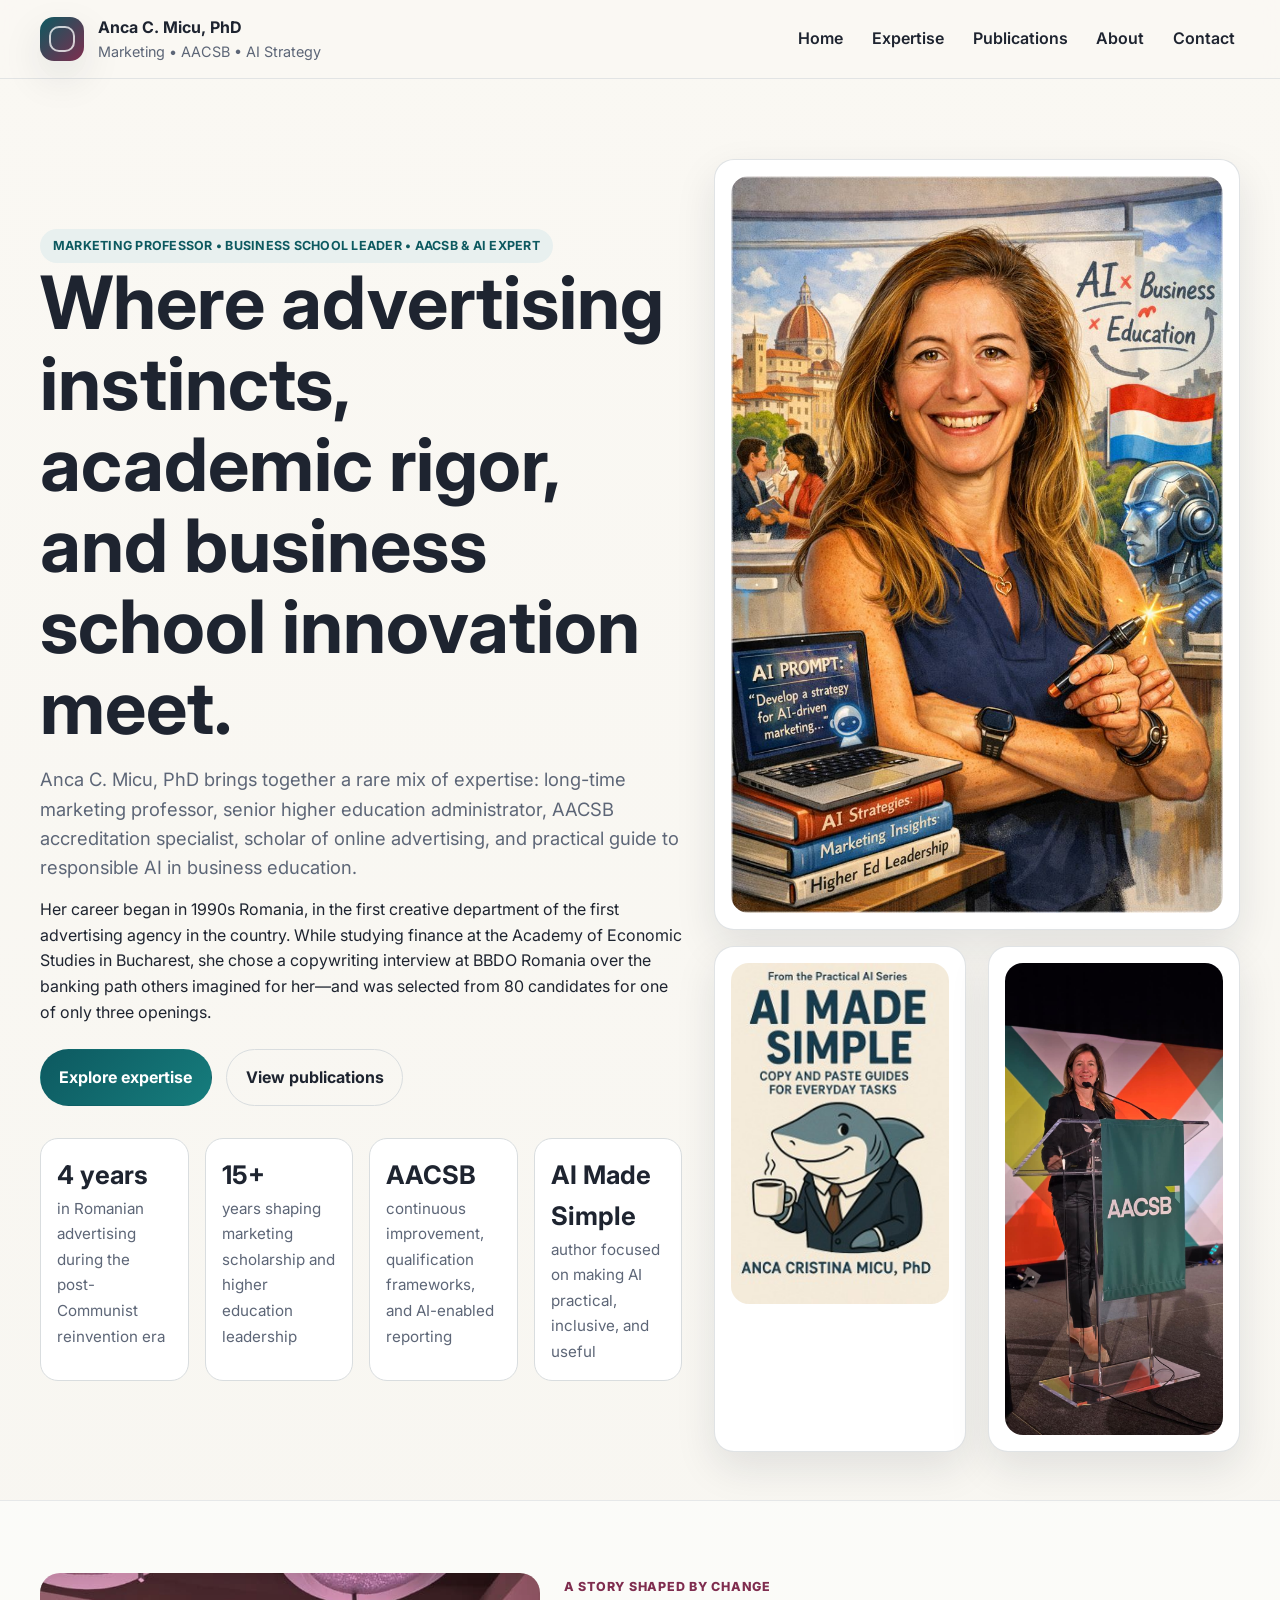
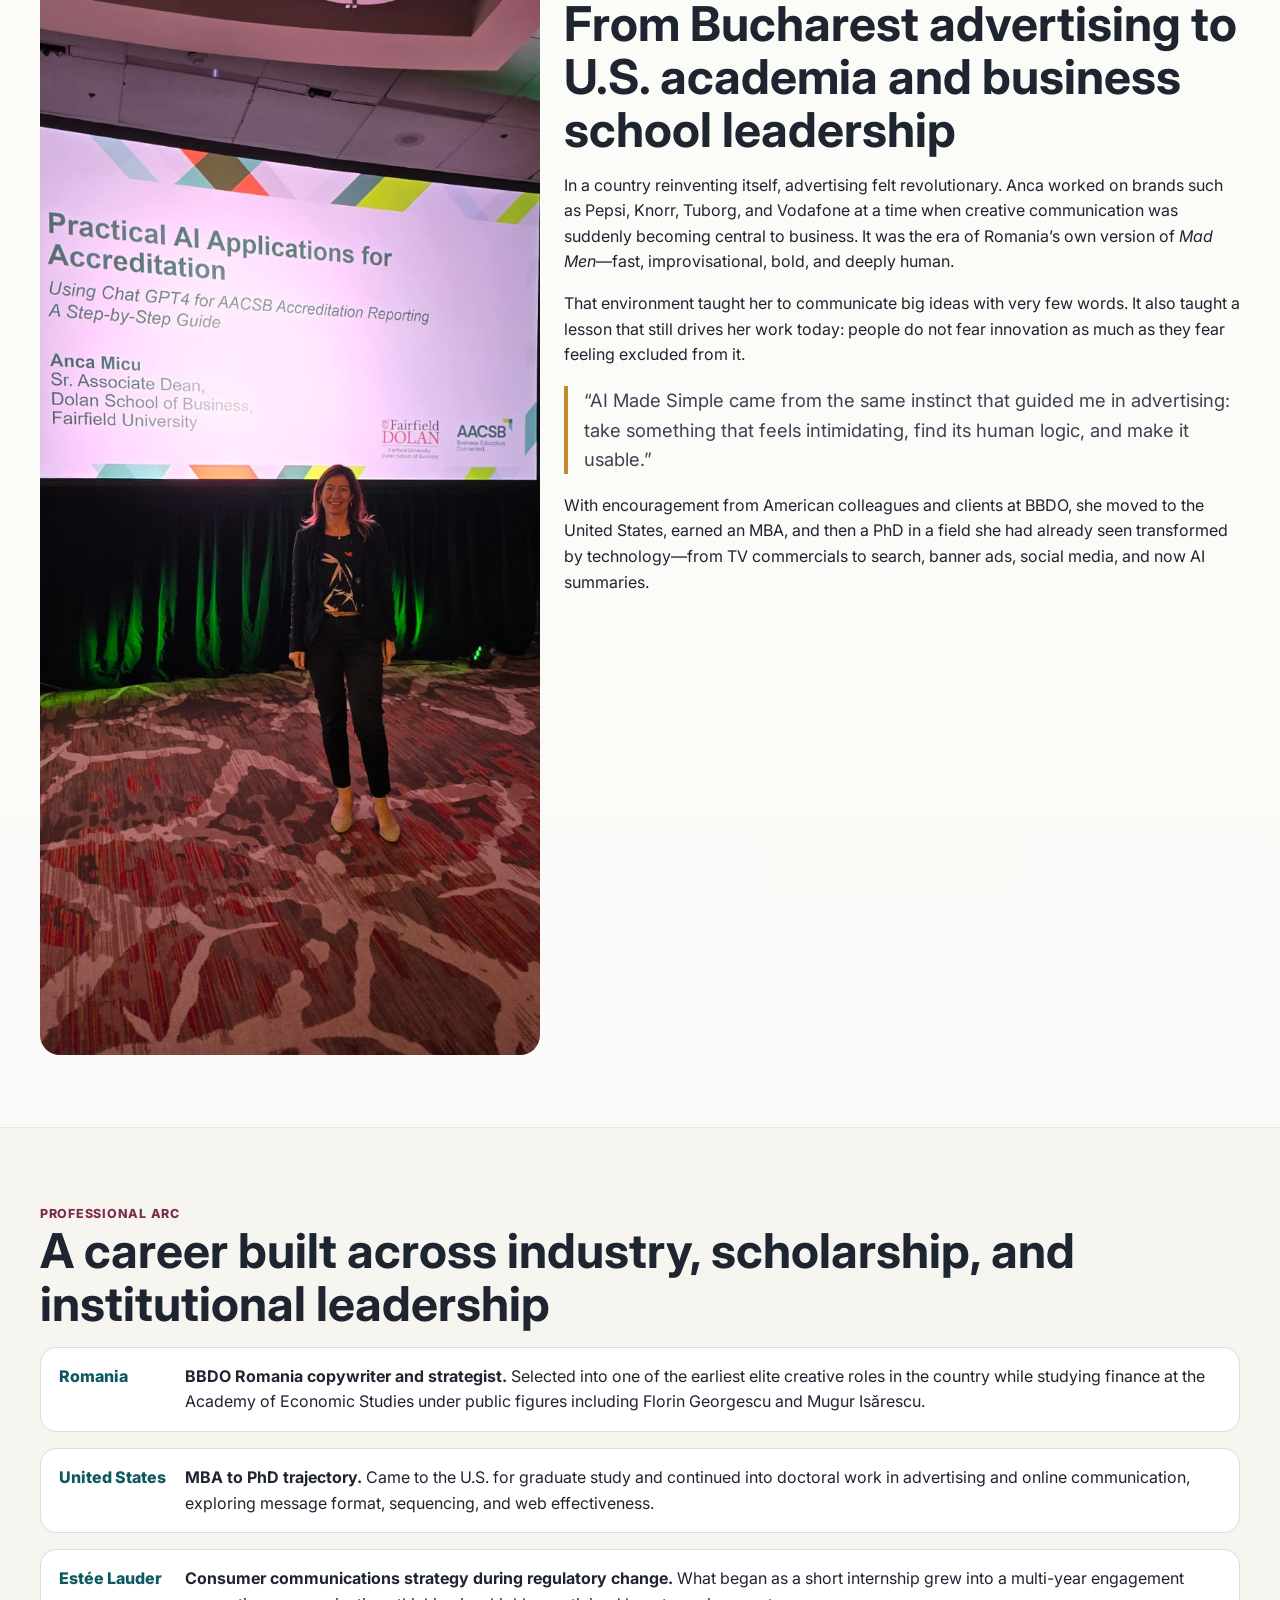
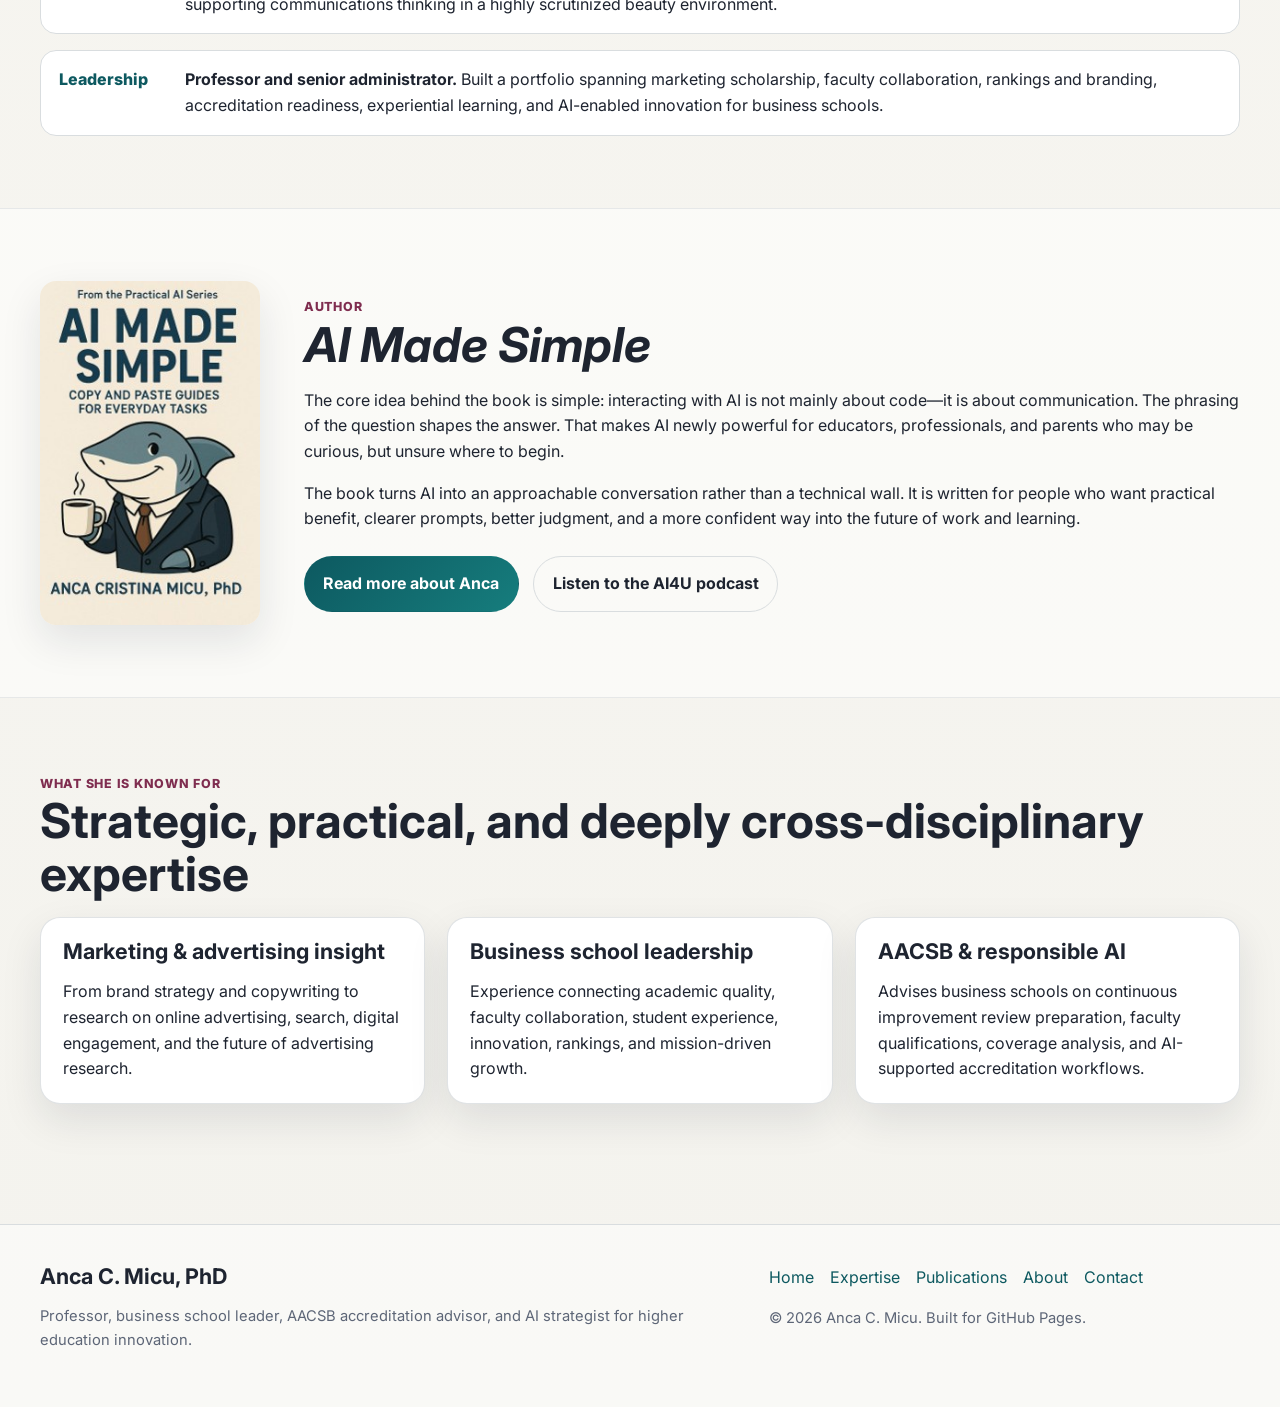
<file: index.html>
<!DOCTYPE html>
<html lang="en">
<head>
  <meta charset="utf-8">
  <meta name="viewport" content="width=device-width, initial-scale=1">
  <title>Anca C. Micu, PhD | Home</title>
  <meta name="description" content="Marketing professor, AACSB accreditation expert, and AI strategist for business education.">
  <link rel="preconnect" href="https://fonts.googleapis.com">
  <link rel="preconnect" href="https://fonts.gstatic.com" crossorigin>
  <link href="https://fonts.googleapis.com/css2?family=Inter:wght@400;500;600;700;800&display=swap" rel="stylesheet">
  <link rel="stylesheet" href="assets/css/styles.css">
</head>
<body>

    <header class="site-header">
      <div class="container navbar">
        <a class="logo" href="index.html">
          <span class="logo-mark" aria-hidden="true"></span>
          <span class="logo-text"><strong>Anca C. Micu, PhD</strong><span>Marketing • AACSB • AI Strategy</span></span>
        </a>
        <button class="nav-toggle" aria-label="Toggle navigation">☰</button>
        <nav class="nav-links">
          <a href="index.html">Home</a>
          <a href="expertise.html">Expertise</a>
          <a href="publications.html">Publications</a>
          <a href="about.html">About</a>
          <a href="contact.html">Contact</a>
        </nav>
      </div>
    </header>
    
<main>

<section class="page-hero">
  <div class="container hero-grid">
    <div class="hero-copy">
      <span class="eyebrow">Marketing professor • business school leader • AACSB & AI expert</span>
      <h1>Where advertising instincts, academic rigor, and business school innovation meet.</h1>
      <p class="lead">Anca C. Micu, PhD brings together a rare mix of expertise: long-time marketing professor, senior higher education administrator, AACSB accreditation specialist, scholar of online advertising, and practical guide to responsible AI in business education.</p>
      <p>Her career began in 1990s Romania, in the first creative department of the first advertising agency in the country. While studying finance at the Academy of Economic Studies in Bucharest, she chose a copywriting interview at BBDO Romania over the banking path others imagined for her—and was selected from 80 candidates for one of only three openings.</p>
      <div class="button-row">
        <a class="btn btn-primary" href="expertise.html">Explore expertise</a>
        <a class="btn btn-secondary" href="publications.html">View publications</a>
      </div>
      <div class="stats">
        <div class="stat"><strong>4 years</strong><span>in Romanian advertising during the post-Communist reinvention era</span></div>
        <div class="stat"><strong>15+</strong><span>years shaping marketing scholarship and higher education leadership</span></div>
        <div class="stat"><strong>AACSB</strong><span>continuous improvement, qualification frameworks, and AI-enabled reporting</span></div>
        <div class="stat"><strong>AI Made Simple</strong><span>author focused on making AI practical, inclusive, and useful</span></div>
      </div>
    </div>
    <div class="hero-image-stack">
      <div class="hero-card">
        <img src="assets/images/anca-ai-portrait.jpg" alt="AI-generated portrait of Anca C. Micu">
      </div>
      <div class="grid-2">
        <div class="hero-card"><img src="assets/images/ai-made-simple-cover.jpg" alt="AI Made Simple book cover"></div>
        <div class="hero-card"><img src="assets/images/anca-speaking-stage.jpg" alt="Anca Micu speaking at an AACSB event"></div>
      </div>
    </div>
  </div>
</section>

<section class="section section-alt">
  <div class="container story-band">
    <div class="story-photo">
      <img src="assets/images/anca-conference.jpg" alt="Anca Micu in front of AACSB presentation slide">
    </div>
    <div>
      <span class="kicker">A story shaped by change</span>
      <h2>From Bucharest advertising to U.S. academia and business school leadership</h2>
      <p>In a country reinventing itself, advertising felt revolutionary. Anca worked on brands such as Pepsi, Knorr, Tuborg, and Vodafone at a time when creative communication was suddenly becoming central to business. It was the era of Romania’s own version of <em>Mad Men</em>—fast, improvisational, bold, and deeply human.</p>
      <p>That environment taught her to communicate big ideas with very few words. It also taught a lesson that still drives her work today: people do not fear innovation as much as they fear feeling excluded from it.</p>
      <p class="quote">“AI Made Simple came from the same instinct that guided me in advertising: take something that feels intimidating, find its human logic, and make it usable.”</p>
      <p>With encouragement from American colleagues and clients at BBDO, she moved to the United States, earned an MBA, and then a PhD in a field she had already seen transformed by technology—from TV commercials to search, banner ads, social media, and now AI summaries.</p>
    </div>
  </div>
</section>

<section class="section">
  <div class="container">
    <span class="kicker">Professional arc</span>
    <h2>A career built across industry, scholarship, and institutional leadership</h2>
    <div class="timeline">
      <div class="timeline-item">
        <div class="timeline-year">Romania</div>
        <div><strong>BBDO Romania copywriter and strategist.</strong> Selected into one of the earliest elite creative roles in the country while studying finance at the Academy of Economic Studies under public figures including Florin Georgescu and Mugur Isărescu.</div>
      </div>
      <div class="timeline-item">
        <div class="timeline-year">United States</div>
        <div><strong>MBA to PhD trajectory.</strong> Came to the U.S. for graduate study and continued into doctoral work in advertising and online communication, exploring message format, sequencing, and web effectiveness.</div>
      </div>
      <div class="timeline-item">
        <div class="timeline-year">Estée Lauder</div>
        <div><strong>Consumer communications strategy during regulatory change.</strong> What began as a short internship grew into a multi-year engagement supporting communications thinking in a highly scrutinized beauty environment.</div>
      </div>
      <div class="timeline-item">
        <div class="timeline-year">Leadership</div>
        <div><strong>Professor and senior administrator.</strong> Built a portfolio spanning marketing scholarship, faculty collaboration, rankings and branding, accreditation readiness, experiential learning, and AI-enabled innovation for business schools.</div>
      </div>
    </div>
  </div>
</section>

<section class="section section-alt">
  <div class="container book-callout">
    <div>
      <img class="book-cover" src="assets/images/ai-made-simple-cover.jpg" alt="AI Made Simple book cover">
    </div>
    <div>
      <span class="kicker">Author</span>
      <h2><em>AI Made Simple</em></h2>
      <p>The core idea behind the book is simple: interacting with AI is not mainly about code—it is about communication. The phrasing of the question shapes the answer. That makes AI newly powerful for educators, professionals, and parents who may be curious, but unsure where to begin.</p>
      <p>The book turns AI into an approachable conversation rather than a technical wall. It is written for people who want practical benefit, clearer prompts, better judgment, and a more confident way into the future of work and learning.</p>
      <div class="button-row">
        <a class="btn btn-primary" href="about.html">Read more about Anca</a>
        <a class="btn btn-secondary" href="https://ai4u.podbean.com/e/ai4u5/" target="_blank" rel="noopener">Listen to the AI4U podcast</a>
      </div>
    </div>
  </div>
</section>

<section class="section">
  <div class="container">
    <span class="kicker">What she is known for</span>
    <h2>Strategic, practical, and deeply cross-disciplinary expertise</h2>
    <div class="grid-3">
      <div class="card">
        <h3>Marketing & advertising insight</h3>
        <p>From brand strategy and copywriting to research on online advertising, search, digital engagement, and the future of advertising research.</p>
      </div>
      <div class="card">
        <h3>Business school leadership</h3>
        <p>Experience connecting academic quality, faculty collaboration, student experience, innovation, rankings, and mission-driven growth.</p>
      </div>
      <div class="card">
        <h3>AACSB & responsible AI</h3>
        <p>Advises business schools on continuous improvement review preparation, faculty qualifications, coverage analysis, and AI-supported accreditation workflows.</p>
      </div>
    </div>
  </div>
</section>

</main>

    <footer class="site-footer">
      <div class="container footer-grid">
        <div>
          <h3>Anca C. Micu, PhD</h3>
          <p class="small">Professor, business school leader, AACSB accreditation advisor, and AI strategist for higher education innovation.</p>
        </div>
        <div>
          <div class="footer-links">
            <a href="index.html">Home</a>
            <a href="expertise.html">Expertise</a>
            <a href="publications.html">Publications</a>
            <a href="about.html">About</a>
            <a href="contact.html">Contact</a>
          </div>
          <p class="small" style="margin-top:1rem">© 2026 Anca C. Micu. Built for GitHub Pages.</p>
        </div>
      </div>
    </footer>
    
<script src="assets/js/site.js"></script>
</body>
</html>
</file>
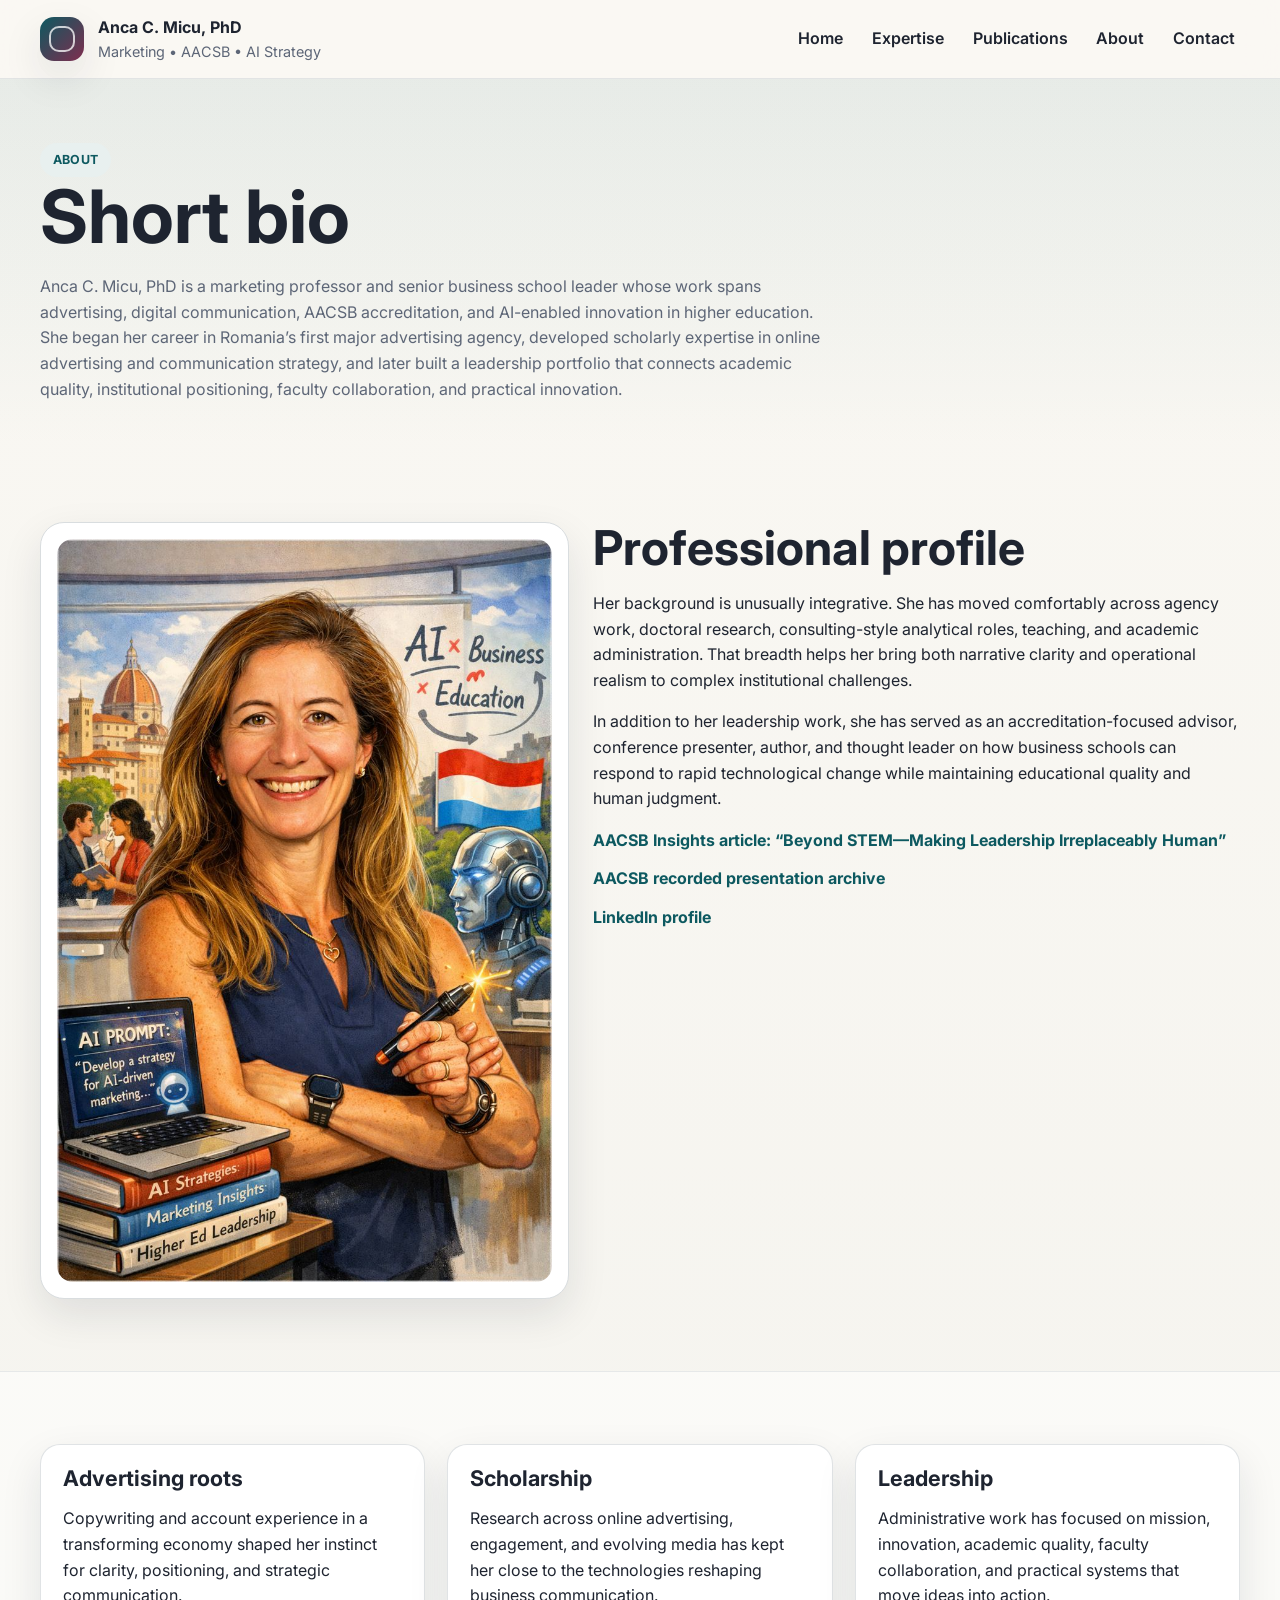
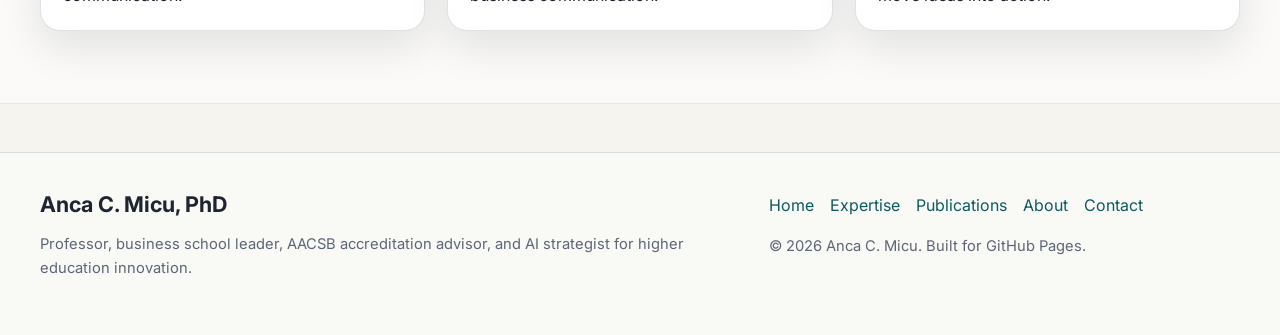
<file: about.html>
<!DOCTYPE html>
<html lang="en">
<head>
  <meta charset="utf-8">
  <meta name="viewport" content="width=device-width, initial-scale=1">
  <title>Anca C. Micu, PhD | About</title>
  <meta name="description" content="Short biography and profile links for Anca C. Micu.">
  <link rel="preconnect" href="https://fonts.googleapis.com">
  <link rel="preconnect" href="https://fonts.gstatic.com" crossorigin>
  <link href="https://fonts.googleapis.com/css2?family=Inter:wght@400;500;600;700;800&display=swap" rel="stylesheet">
  <link rel="stylesheet" href="assets/css/styles.css">
</head>
<body>

    <header class="site-header">
      <div class="container navbar">
        <a class="logo" href="index.html">
          <span class="logo-mark" aria-hidden="true"></span>
          <span class="logo-text"><strong>Anca C. Micu, PhD</strong><span>Marketing • AACSB • AI Strategy</span></span>
        </a>
        <button class="nav-toggle" aria-label="Toggle navigation">☰</button>
        <nav class="nav-links">
          <a href="index.html">Home</a>
          <a href="expertise.html">Expertise</a>
          <a href="publications.html">Publications</a>
          <a href="about.html">About</a>
          <a href="contact.html">Contact</a>
        </nav>
      </div>
    </header>
    
<main>

<section class="page-title">
  <div class="container">
    <span class="eyebrow">About</span>
    <h1>Short bio</h1>
    <p>Anca C. Micu, PhD is a marketing professor and senior business school leader whose work spans advertising, digital communication, AACSB accreditation, and AI-enabled innovation in higher education. She began her career in Romania’s first major advertising agency, developed scholarly expertise in online advertising and communication strategy, and later built a leadership portfolio that connects academic quality, institutional positioning, faculty collaboration, and practical innovation.</p>
  </div>
</section>

<section class="section">
  <div class="container about-grid">
    <div class="portrait-frame">
      <img src="assets/images/anca-ai-portrait.jpg" alt="Portrait of Anca C. Micu">
    </div>
    <div>
      <h2>Professional profile</h2>
      <p>Her background is unusually integrative. She has moved comfortably across agency work, doctoral research, consulting-style analytical roles, teaching, and academic administration. That breadth helps her bring both narrative clarity and operational realism to complex institutional challenges.</p>
      <p>In addition to her leadership work, she has served as an accreditation-focused advisor, conference presenter, author, and thought leader on how business schools can respond to rapid technological change while maintaining educational quality and human judgment.</p>
      <div class="resource-links">
        <a href="https://www.aacsb.edu/insights/articles/2025/11/beyond-stem-making-leadership-irreplaceably-human" target="_blank" rel="noopener">AACSB Insights article: “Beyond STEM—Making Leadership Irreplaceably Human”</a>
        <a href="https://www.aacsb.edu/events/2024/10/cn-2024-september-americas-accreditation-conference-recorded-sessions" target="_blank" rel="noopener">AACSB recorded presentation archive</a>
        <a href="https://www.linkedin.com/in/anca-micu-1756b54/" target="_blank" rel="noopener">LinkedIn profile</a>
      </div>
    </div>
  </div>
</section>

<section class="section section-alt">
  <div class="container grid-3">
    <div class="card">
      <h3>Advertising roots</h3>
      <p>Copywriting and account experience in a transforming economy shaped her instinct for clarity, positioning, and strategic communication.</p>
    </div>
    <div class="card">
      <h3>Scholarship</h3>
      <p>Research across online advertising, engagement, and evolving media has kept her close to the technologies reshaping business communication.</p>
    </div>
    <div class="card">
      <h3>Leadership</h3>
      <p>Administrative work has focused on mission, innovation, academic quality, faculty collaboration, and practical systems that move ideas into action.</p>
    </div>
  </div>
</section>

</main>

    <footer class="site-footer">
      <div class="container footer-grid">
        <div>
          <h3>Anca C. Micu, PhD</h3>
          <p class="small">Professor, business school leader, AACSB accreditation advisor, and AI strategist for higher education innovation.</p>
        </div>
        <div>
          <div class="footer-links">
            <a href="index.html">Home</a>
            <a href="expertise.html">Expertise</a>
            <a href="publications.html">Publications</a>
            <a href="about.html">About</a>
            <a href="contact.html">Contact</a>
          </div>
          <p class="small" style="margin-top:1rem">© 2026 Anca C. Micu. Built for GitHub Pages.</p>
        </div>
      </div>
    </footer>
    
<script src="assets/js/site.js"></script>
</body>
</html>
</file>
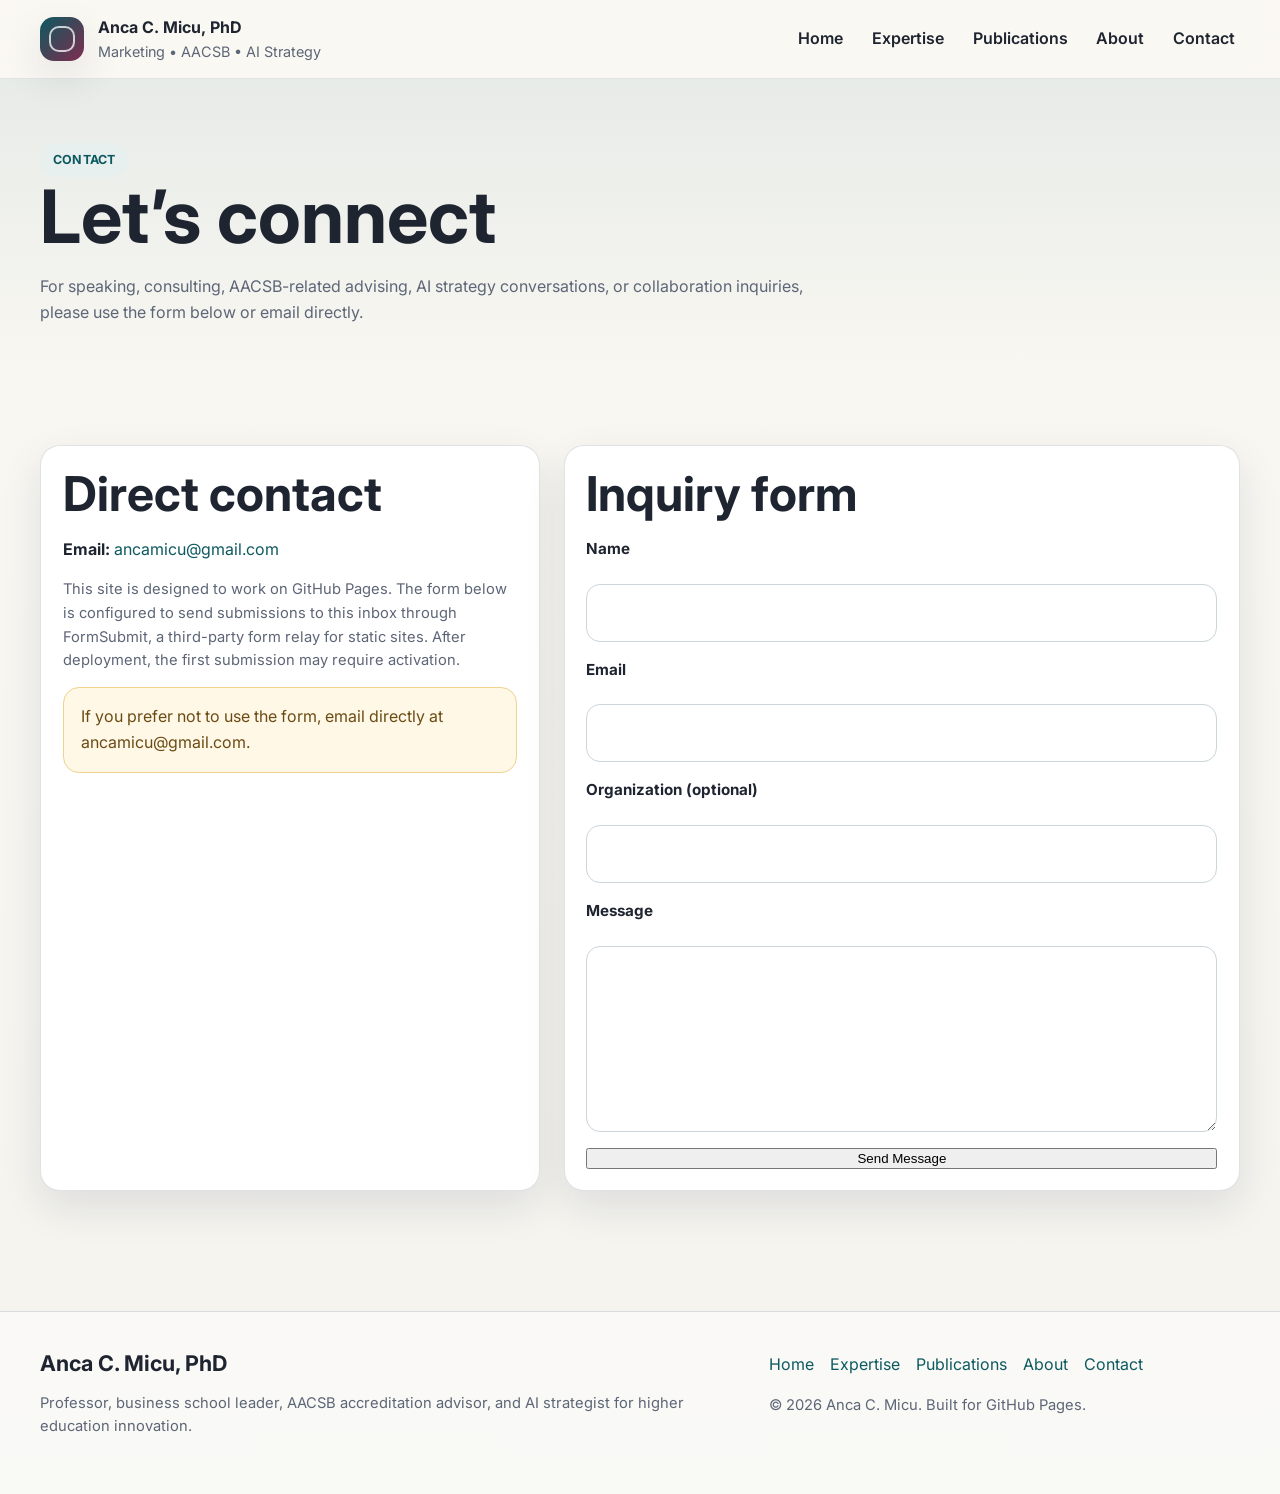
<file: contact.html>
<!DOCTYPE html>
<html lang="en">
<head>
  <meta charset="utf-8">
  <meta name="viewport" content="width=device-width, initial-scale=1">
  <title>Anca C. Micu, PhD | Contact</title>
  <meta name="description" content="Contact page for Anca C. Micu.">
  <link rel="preconnect" href="https://fonts.googleapis.com">
  <link rel="preconnect" href="https://fonts.gstatic.com" crossorigin>
  <link href="https://fonts.googleapis.com/css2?family=Inter:wght@400;500;600;700;800&display=swap" rel="stylesheet">
  <link rel="stylesheet" href="assets/css/styles.css">
</head>
<body>

    <header class="site-header">
      <div class="container navbar">
        <a class="logo" href="index.html">
          <span class="logo-mark" aria-hidden="true"></span>
          <span class="logo-text"><strong>Anca C. Micu, PhD</strong><span>Marketing • AACSB • AI Strategy</span></span>
        </a>
        <button class="nav-toggle" aria-label="Toggle navigation">☰</button>
        <nav class="nav-links">
          <a href="index.html">Home</a>
          <a href="expertise.html">Expertise</a>
          <a href="publications.html">Publications</a>
          <a href="about.html">About</a>
          <a href="contact.html">Contact</a>
        </nav>
      </div>
    </header>
    
<main>

<section class="page-title">
  <div class="container">
    <span class="eyebrow">Contact</span>
    <h1>Let’s connect</h1>
    <p>For speaking, consulting, AACSB-related advising, AI strategy conversations, or collaboration inquiries, please use the form below or email directly.</p>
  </div>
</section>

<section class="section">
  <div class="container contact-grid">
    <div class="card">
      <h2>Direct contact</h2>
      <p><strong>Email:</strong> <a href="mailto:ancamicu@gmail.com">ancamicu@gmail.com</a></p>
      <p class="small">This site is designed to work on GitHub Pages. The form below is configured to send submissions to this inbox through FormSubmit, a third-party form relay for static sites. After deployment, the first submission may require activation.</p>
      <div class="notice">If you prefer not to use the form, email directly at ancamicu@gmail.com.</div>
    </div>

    <div class="card">
      <h2>Inquiry form</h2>
     <!-- FORM -->
      <form action="https://formspree.io/f/xpqopbae" method="POST" class="contact-form">

        <!-- Hidden config -->
        <input type="hidden" name="_subject" value="New inquiry from website - Anca Micu">
        <input type="hidden" name="_captcha" value="false">
        <input type="text" name="_honey" style="display:none">

        <!-- Name -->
        <label for="name">Name</label>
        <input type="text" id="name" name="name" required>

        <!-- Email -->
        <label for="email">Email</label>
        <input type="email" id="email" name="email" required>

        <!-- Organization -->
        <label for="organization">Organization (optional)</label>
        <input type="text" id="organization" name="organization">

        <!-- Message -->
        <label for="message">Message</label>
        <textarea id="message" name="message" rows="6" required></textarea>

        <!-- Submit -->
        <button type="submit">Send Message</button>

      </form>
    </div>
  </div>
</section>

</main>

    <footer class="site-footer">
      <div class="container footer-grid">
        <div>
          <h3>Anca C. Micu, PhD</h3>
          <p class="small">Professor, business school leader, AACSB accreditation advisor, and AI strategist for higher education innovation.</p>
        </div>
        <div>
          <div class="footer-links">
            <a href="index.html">Home</a>
            <a href="expertise.html">Expertise</a>
            <a href="publications.html">Publications</a>
            <a href="about.html">About</a>
            <a href="contact.html">Contact</a>
          </div>
          <p class="small" style="margin-top:1rem">© 2026 Anca C. Micu. Built for GitHub Pages.</p>
        </div>
      </div>
    </footer>
    
<script src="assets/js/site.js"></script>
</body>
</html>
</file>
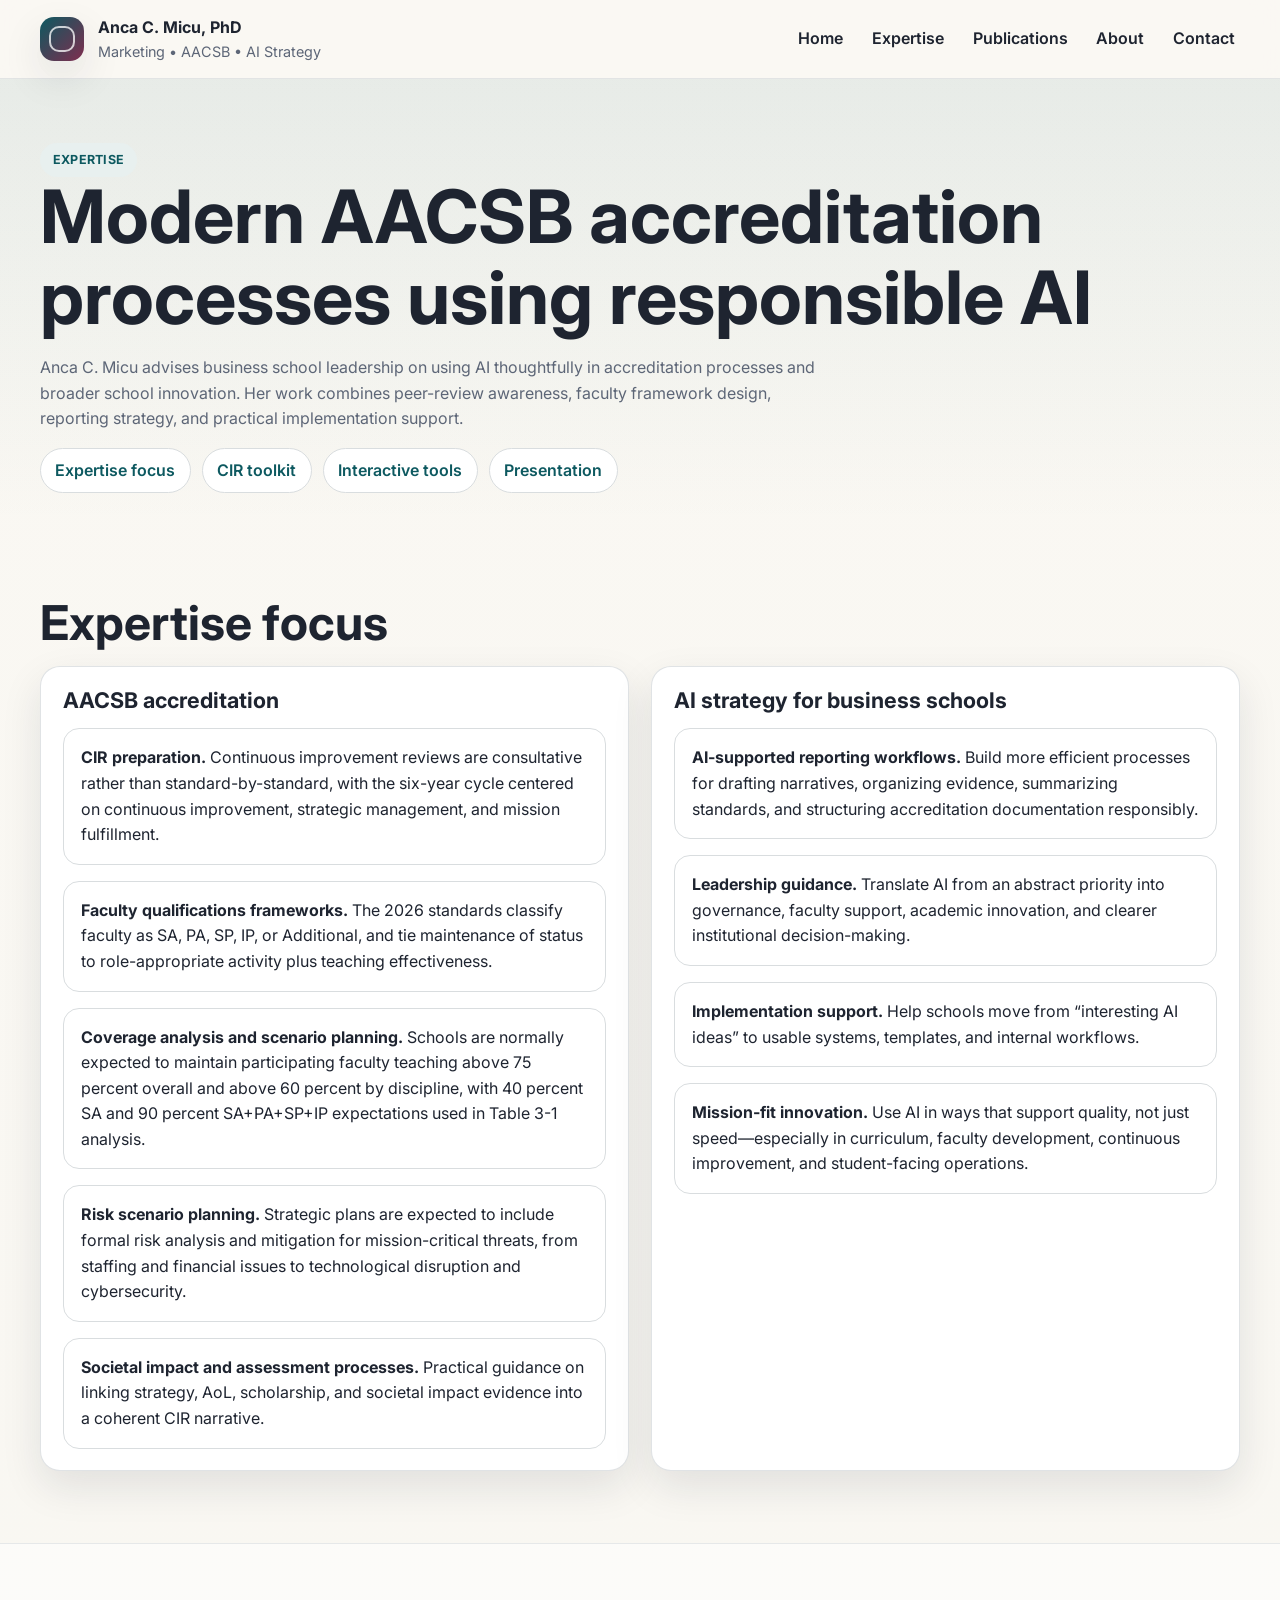
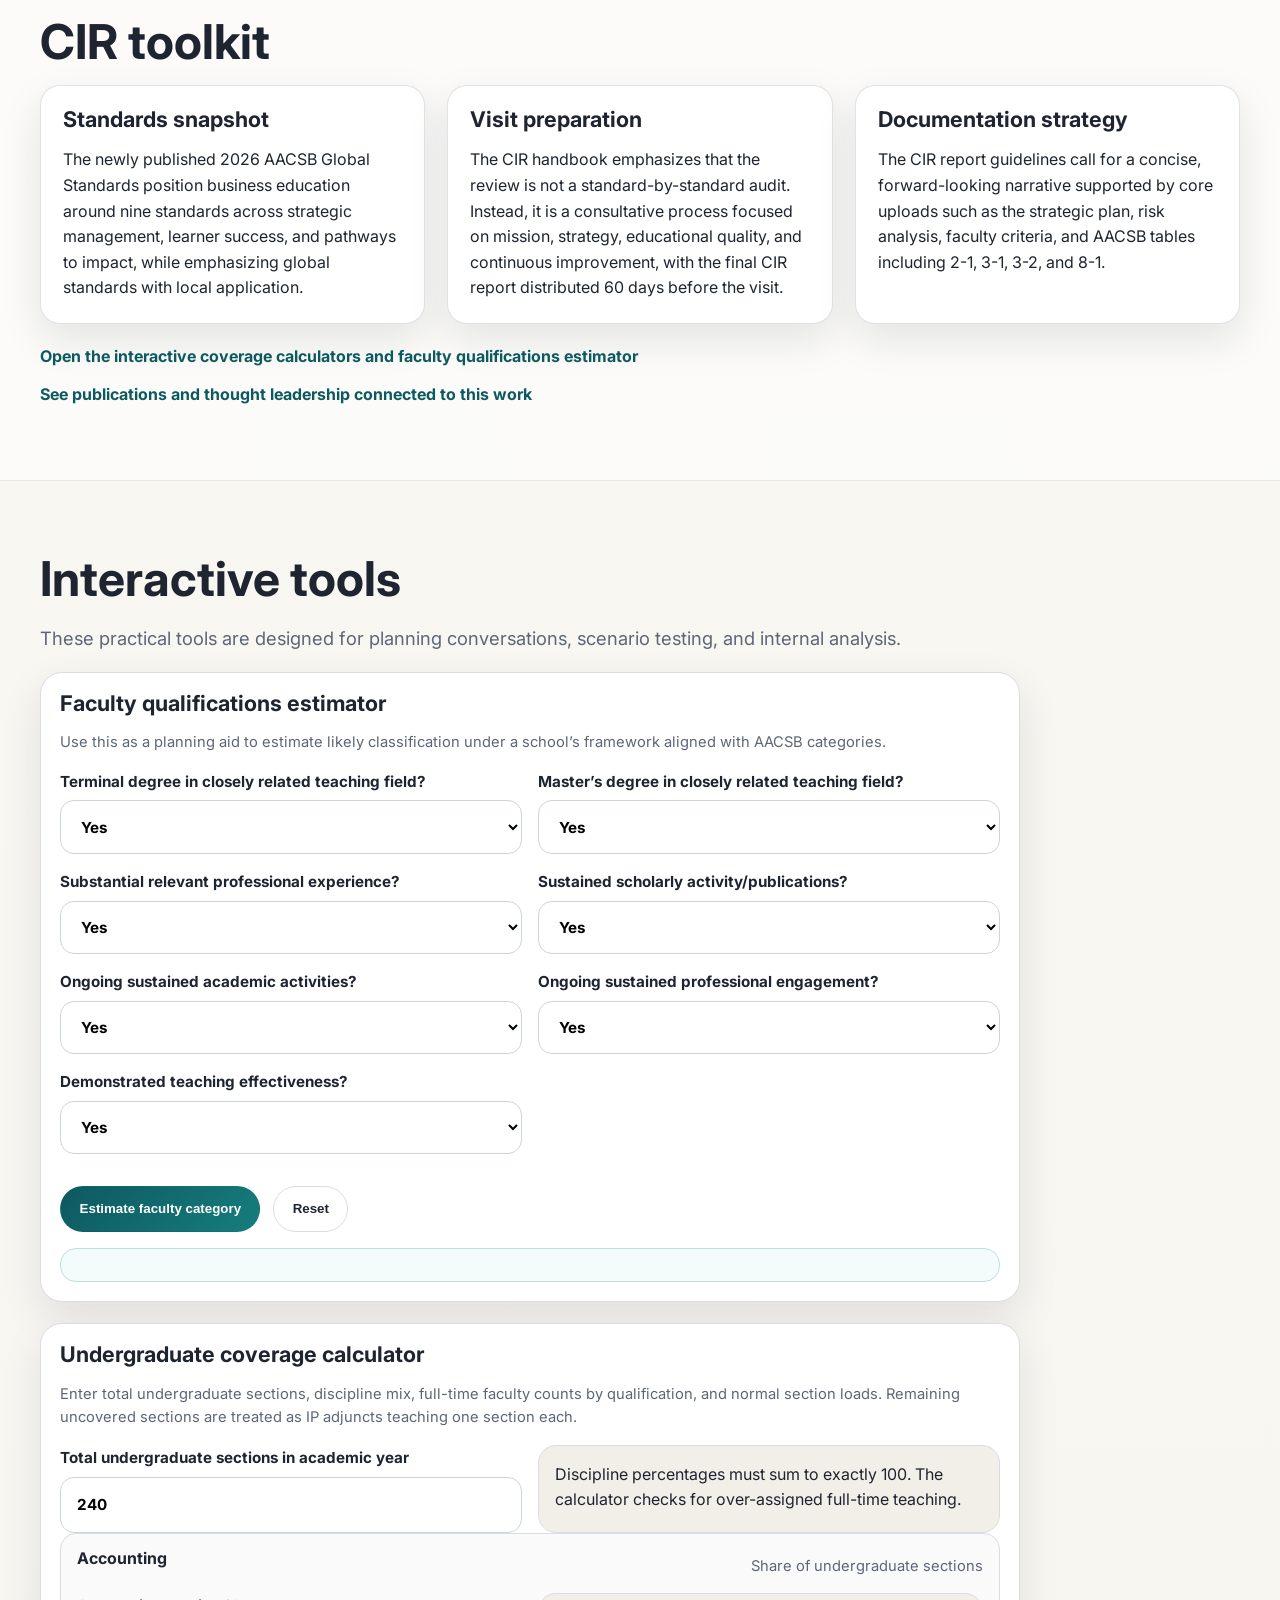
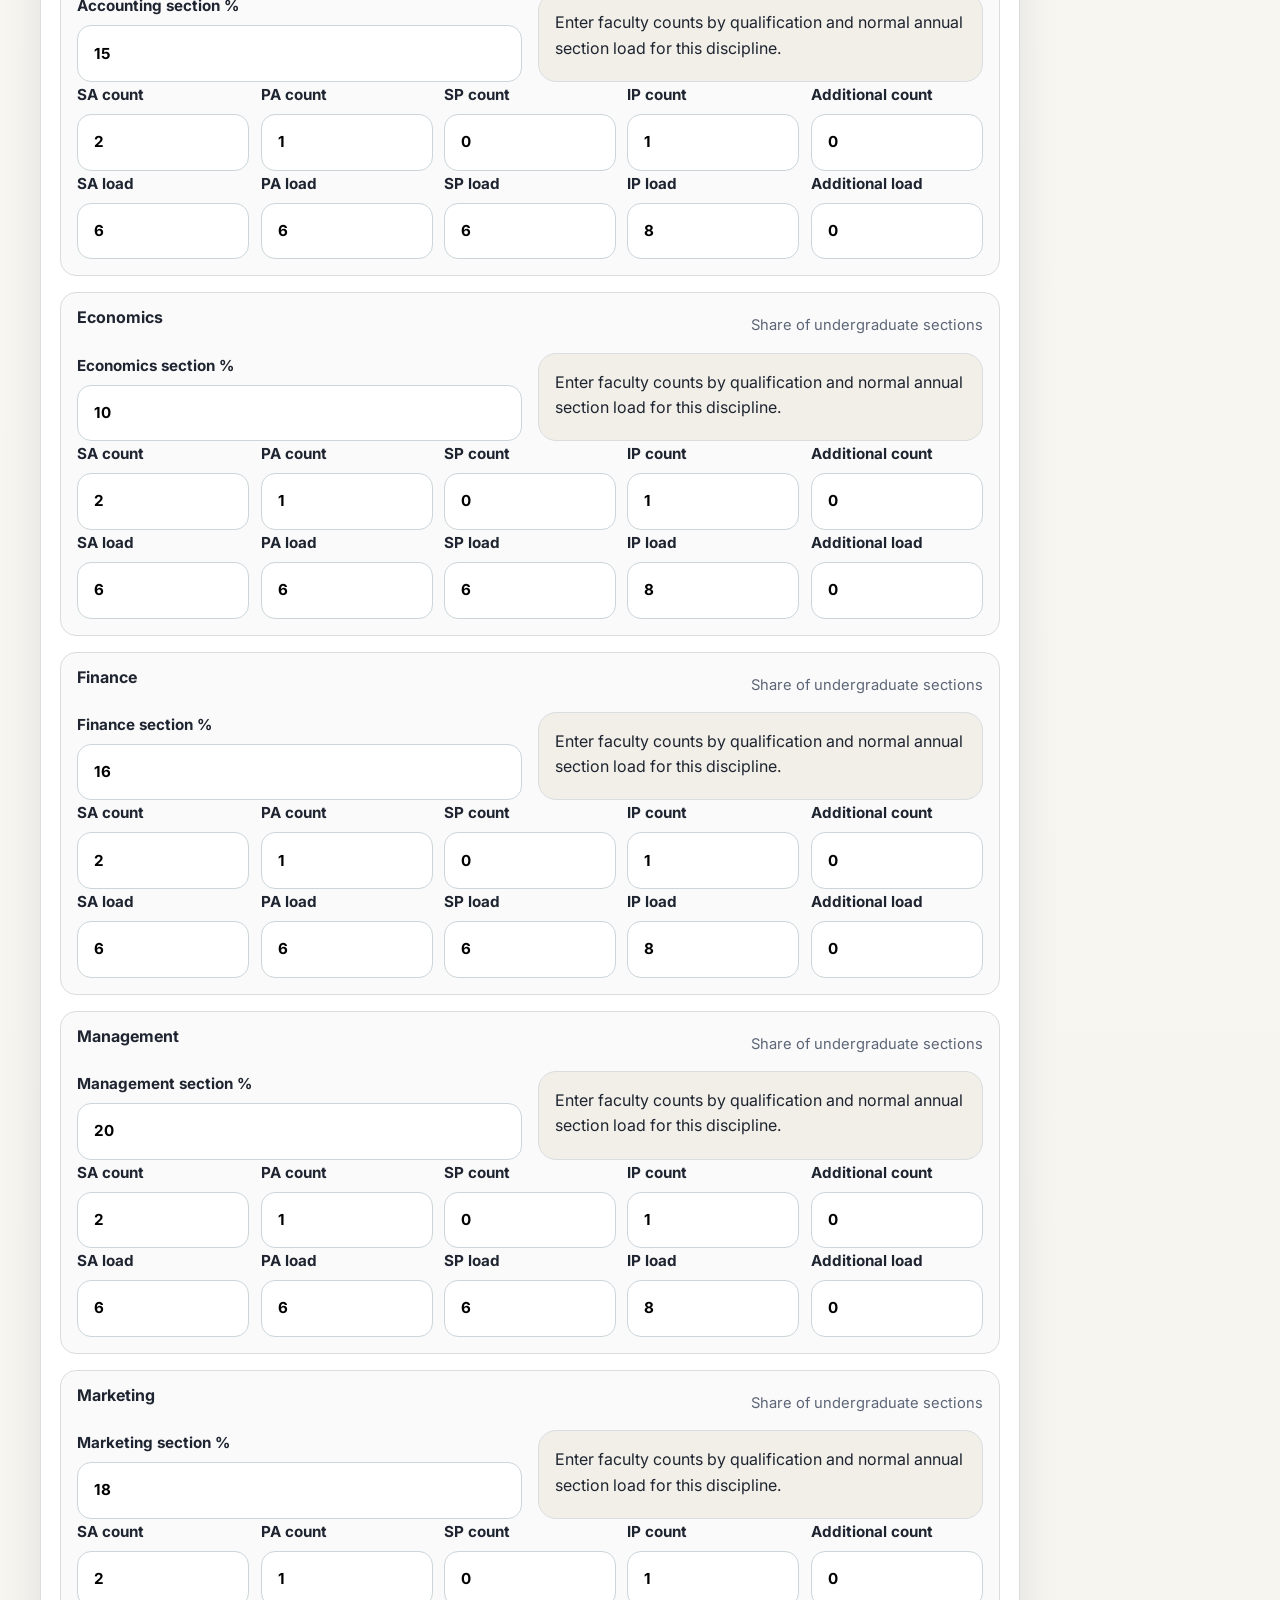
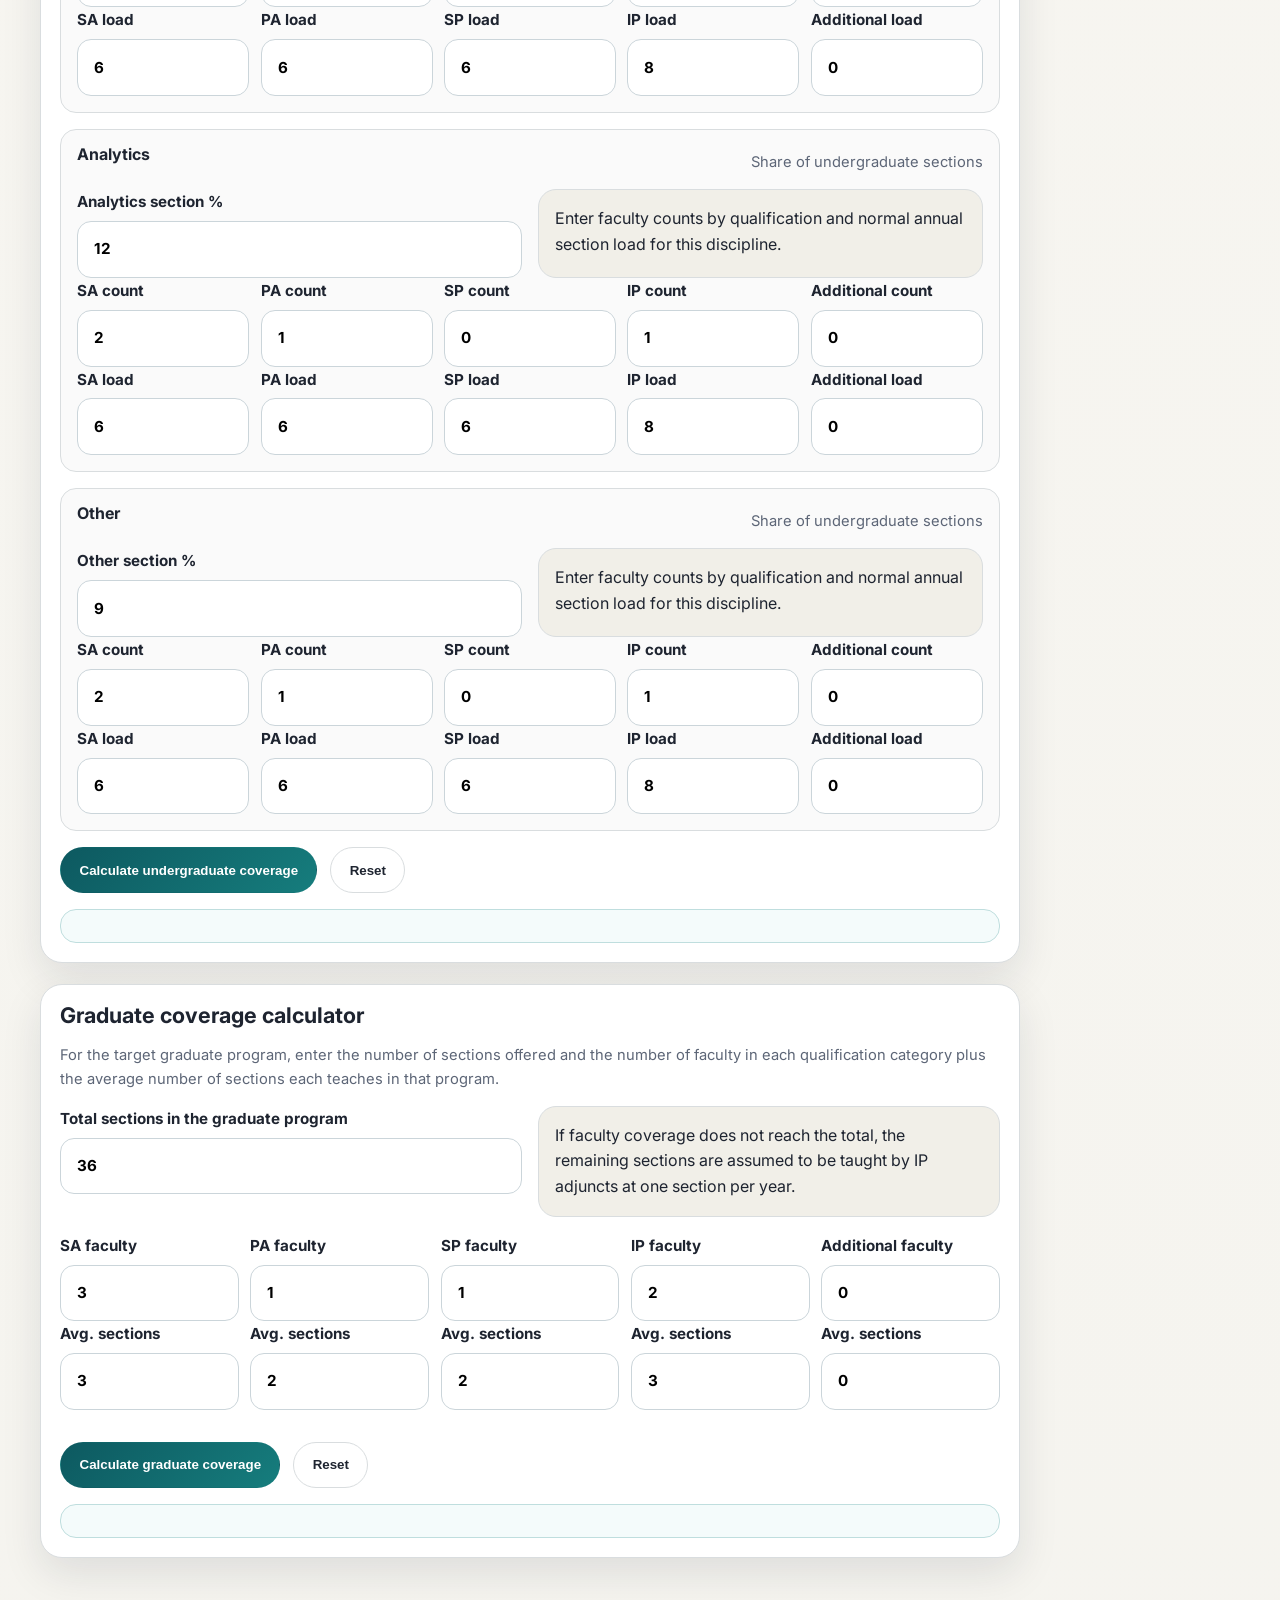
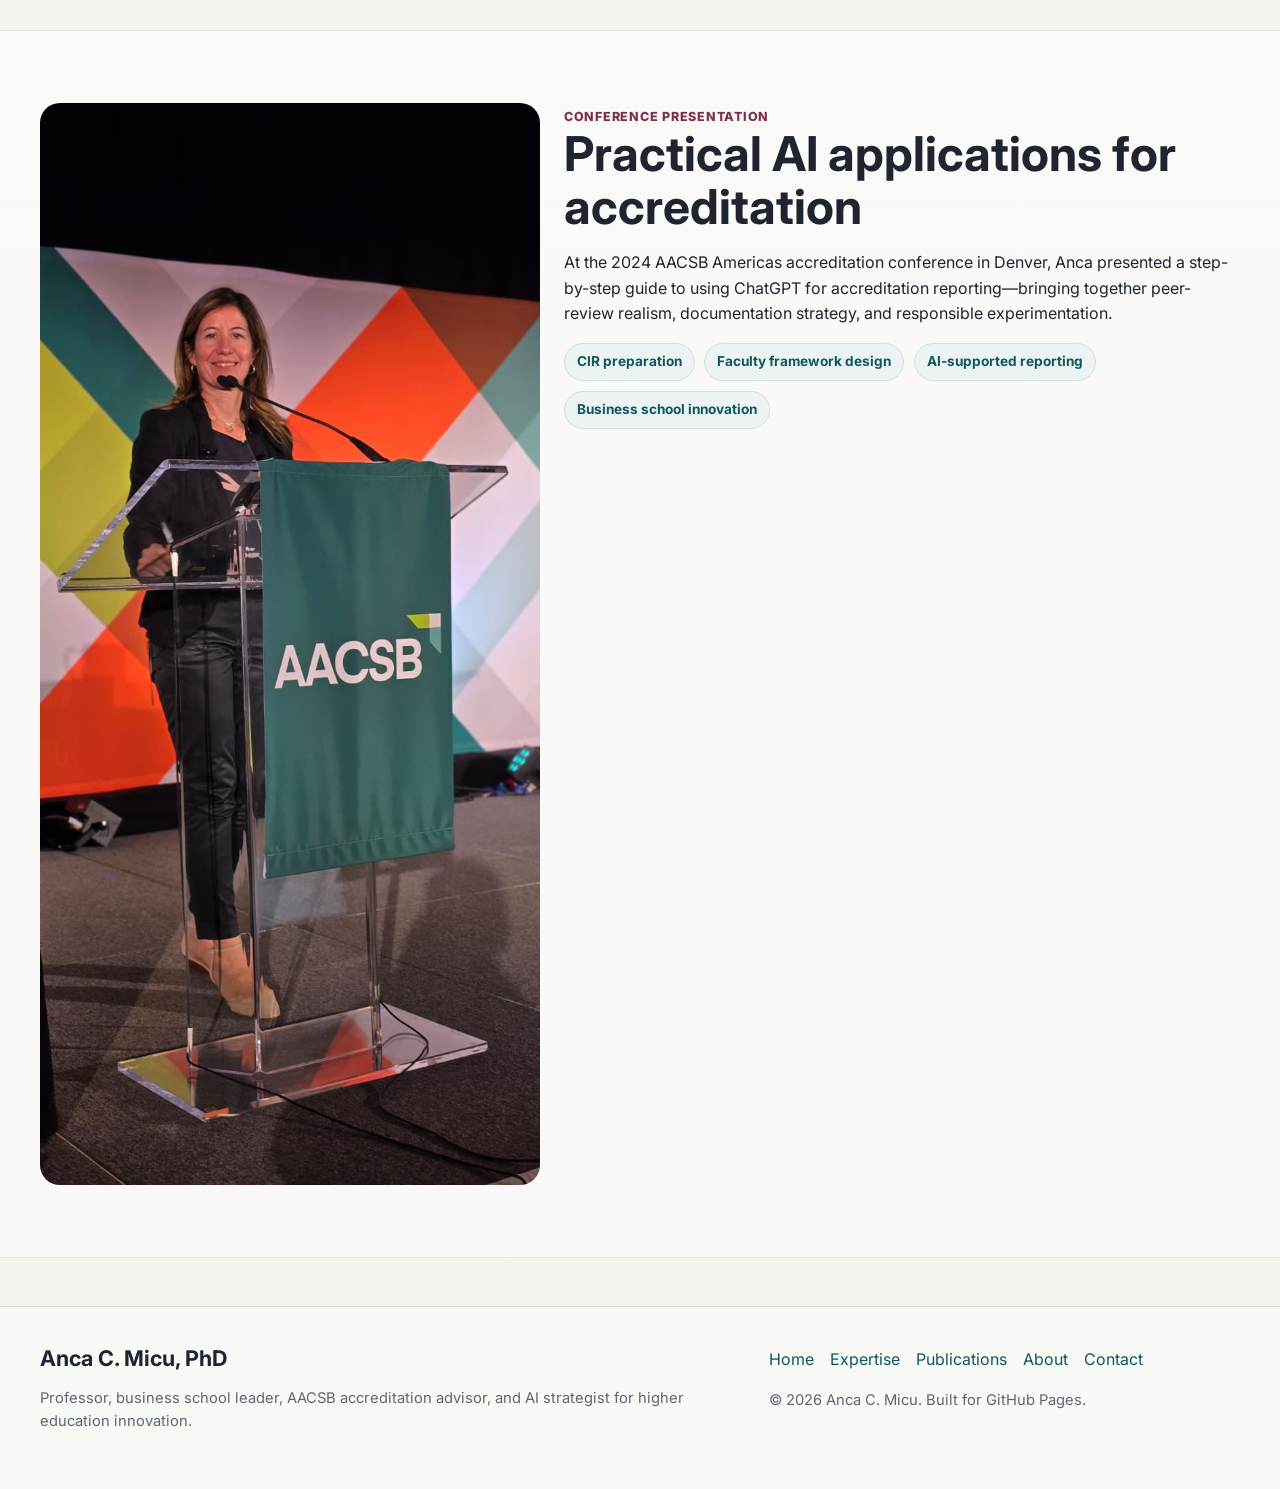
<file: expertise.html>
<!DOCTYPE html>
<html lang="en">
<head>
  <meta charset="utf-8">
  <meta name="viewport" content="width=device-width, initial-scale=1">
  <title>Anca C. Micu, PhD | Expertise</title>
  <meta name="description" content="AACSB accreditation expertise and AI strategy for business schools.">
  <link rel="preconnect" href="https://fonts.googleapis.com">
  <link rel="preconnect" href="https://fonts.gstatic.com" crossorigin>
  <link href="https://fonts.googleapis.com/css2?family=Inter:wght@400;500;600;700;800&display=swap" rel="stylesheet">
  <link rel="stylesheet" href="assets/css/styles.css">
</head>
<body>

    <header class="site-header">
      <div class="container navbar">
        <a class="logo" href="index.html">
          <span class="logo-mark" aria-hidden="true"></span>
          <span class="logo-text"><strong>Anca C. Micu, PhD</strong><span>Marketing • AACSB • AI Strategy</span></span>
        </a>
        <button class="nav-toggle" aria-label="Toggle navigation">☰</button>
        <nav class="nav-links">
          <a href="index.html">Home</a>
          <a href="expertise.html">Expertise</a>
          <a href="publications.html">Publications</a>
          <a href="about.html">About</a>
          <a href="contact.html">Contact</a>
        </nav>
      </div>
    </header>
    
<main>

<section class="page-title">
  <div class="container">
    <span class="eyebrow">Expertise</span>
    <h1>Modern AACSB accreditation processes using responsible AI</h1>
    <p>Anca C. Micu advises business school leadership on using AI thoughtfully in accreditation processes and broader school innovation. Her work combines peer-review awareness, faculty framework design, reporting strategy, and practical implementation support.</p>
    <div class="subnav">
      <a href="#focus">Expertise focus</a>
      <a href="#toolkit">CIR toolkit</a>
      <a href="#tools">Interactive tools</a>
      <a href="#presentation">Presentation</a>
    </div>
  </div>
</section>

<section class="section" id="focus">
  <div class="container">
    <h2>Expertise focus</h2>
    <div class="grid-2">
      <div class="card">
        <h3>AACSB accreditation</h3>
        <div class="feature-list">
          <div class="feature-item"><strong>CIR preparation.</strong> Continuous improvement reviews are consultative rather than standard-by-standard, with the six-year cycle centered on continuous improvement, strategic management, and mission fulfillment.</div>
          <div class="feature-item"><strong>Faculty qualifications frameworks.</strong> The 2026 standards classify faculty as SA, PA, SP, IP, or Additional, and tie maintenance of status to role-appropriate activity plus teaching effectiveness.</div>
          <div class="feature-item"><strong>Coverage analysis and scenario planning.</strong> Schools are normally expected to maintain participating faculty teaching above 75 percent overall and above 60 percent by discipline, with 40 percent SA and 90 percent SA+PA+SP+IP expectations used in Table 3-1 analysis.</div>
          <div class="feature-item"><strong>Risk scenario planning.</strong> Strategic plans are expected to include formal risk analysis and mitigation for mission-critical threats, from staffing and financial issues to technological disruption and cybersecurity.</div>
          <div class="feature-item"><strong>Societal impact and assessment processes.</strong> Practical guidance on linking strategy, AoL, scholarship, and societal impact evidence into a coherent CIR narrative.</div>
        </div>
      </div>
      <div class="card">
        <h3>AI strategy for business schools</h3>
        <div class="feature-list">
          <div class="feature-item"><strong>AI-supported reporting workflows.</strong> Build more efficient processes for drafting narratives, organizing evidence, summarizing standards, and structuring accreditation documentation responsibly.</div>
          <div class="feature-item"><strong>Leadership guidance.</strong> Translate AI from an abstract priority into governance, faculty support, academic innovation, and clearer institutional decision-making.</div>
          <div class="feature-item"><strong>Implementation support.</strong> Help schools move from “interesting AI ideas” to usable systems, templates, and internal workflows.</div>
          <div class="feature-item"><strong>Mission-fit innovation.</strong> Use AI in ways that support quality, not just speed—especially in curriculum, faculty development, continuous improvement, and student-facing operations.</div>
        </div>
      </div>
    </div>
  </div>
</section>

<section class="section section-alt" id="toolkit">
  <div class="container">
    <h2>CIR toolkit</h2>
    <div class="grid-3">
      <div class="card">
        <h3>Standards snapshot</h3>
        <p>The newly published 2026 AACSB Global Standards position business education around nine standards across strategic management, learner success, and pathways to impact, while emphasizing global standards with local application.</p>
      </div>
      <div class="card">
        <h3>Visit preparation</h3>
        <p>The CIR handbook emphasizes that the review is not a standard-by-standard audit. Instead, it is a consultative process focused on mission, strategy, educational quality, and continuous improvement, with the final CIR report distributed 60 days before the visit.</p>
      </div>
      <div class="card">
        <h3>Documentation strategy</h3>
        <p>The CIR report guidelines call for a concise, forward-looking narrative supported by core uploads such as the strategic plan, risk analysis, faculty criteria, and AACSB tables including 2-1, 3-1, 3-2, and 8-1.</p>
      </div>
    </div>
    <div class="resource-links" style="margin-top:1.25rem">
      <a href="#tools">Open the interactive coverage calculators and faculty qualifications estimator</a>
      <a href="publications.html">See publications and thought leadership connected to this work</a>
    </div>
  </div>
</section>

<section class="section" id="tools">
  <div class="container">
    <h2>Interactive tools</h2>
    <p class="lead">These practical tools are designed for planning conversations, scenario testing, and internal analysis.</p>

    <div style="display:grid; grid-template-columns:1fr; gap:1.3rem; max-width:980px;">

      <div class="tool-panel">
        <h3>Faculty qualifications estimator</h3>
        <p class="small">Use this as a planning aid to estimate likely classification under a school’s framework aligned with AACSB categories.</p>
        <form id="fq-form" onsubmit="return false;">
          <div class="form-grid">
            <label>Terminal degree in closely related teaching field?
              <select id="terminal-degree">
                <option value="yes">Yes</option>
                <option value="no">No</option>
              </select>
            </label>
            <label>Master’s degree in closely related teaching field?
              <select id="masters-degree">
                <option value="yes">Yes</option>
                <option value="no">No</option>
              </select>
            </label>
            <label>Substantial relevant professional experience?
              <select id="substantial-experience">
                <option value="yes">Yes</option>
                <option value="no">No</option>
              </select>
            </label>
            <label>Sustained scholarly activity/publications?
              <select id="sustained-scholarly">
                <option value="yes">Yes</option>
                <option value="no">No</option>
              </select>
            </label>
            <label>Ongoing sustained academic activities?
              <select id="sustained-academic">
                <option value="yes">Yes</option>
                <option value="no">No</option>
              </select>
            </label>
            <label>Ongoing sustained professional engagement?
              <select id="sustained-professional">
                <option value="yes">Yes</option>
                <option value="no">No</option>
              </select>
            </label>
            <label>Demonstrated teaching effectiveness?
              <select id="teaching-effective">
                <option value="yes">Yes</option>
                <option value="no">No</option>
              </select>
            </label>
          </div>
          <div class="calc-actions">
            <button class="btn btn-primary" id="fq-calc-btn" type="button">Estimate faculty category</button>
            <button class="btn btn-secondary" id="fq-reset-btn" type="button">Reset</button>
          </div>
        </form>
        <div id="fq-results" class="result-box"></div>
      </div>

      <div class="tool-panel">
        <h3>Undergraduate coverage calculator</h3>
        <p class="small">Enter total undergraduate sections, discipline mix, full-time faculty counts by qualification, and normal section loads. Remaining uncovered sections are treated as IP adjuncts teaching one section each.</p>
        <div class="form-grid">
          <div>
            <label>Total undergraduate sections in academic year
              <input type="number" min="1" step="1" id="ug-total-sections" value="240">
            </label>
          </div>
          <div class="muted-box">
            Discipline percentages must sum to exactly 100. The calculator checks for over-assigned full-time teaching.
          </div>
        </div>
        <div id="ug-discipline-inputs" class="discipline-table"></div>
        <div class="calc-actions">
          <button class="btn btn-primary" id="ug-calc-btn" type="button">Calculate undergraduate coverage</button>
          <button class="btn btn-secondary" id="ug-reset-btn" type="button">Reset</button>
        </div>
        <div id="ug-results" class="result-box"></div>
      </div>

      <div class="tool-panel">
        <h3>Graduate coverage calculator</h3>
        <p class="small">For the target graduate program, enter the number of sections offered and the number of faculty in each qualification category plus the average number of sections each teaches in that program.</p>
        <form id="grad-form" onsubmit="return false;">
          <div class="form-grid">
            <div>
              <label>Total sections in the graduate program
                <input type="number" min="1" step="1" id="grad-total-sections" value="36">
              </label>
            </div>
            <div class="muted-box">
              If faculty coverage does not reach the total, the remaining sections are assumed to be taught by IP adjuncts at one section per year.
            </div>
          </div>

          <div class="form-grid-5">
            <div>
              <label>SA faculty
                <input type="number" min="0" step="1" id="grad-SA-count" value="3">
              </label>
              <label>Avg. sections
                <input type="number" min="0" step="0.1" id="grad-SA-avg" value="3">
              </label>
            </div>

            <div>
              <label>PA faculty
                <input type="number" min="0" step="1" id="grad-PA-count" value="1">
              </label>
              <label>Avg. sections
                <input type="number" min="0" step="0.1" id="grad-PA-avg" value="2">
              </label>
            </div>

            <div>
              <label>SP faculty
                <input type="number" min="0" step="1" id="grad-SP-count" value="1">
              </label>
              <label>Avg. sections
                <input type="number" min="0" step="0.1" id="grad-SP-avg" value="2">
              </label>
            </div>

            <div>
              <label>IP faculty
                <input type="number" min="0" step="1" id="grad-IP-count" value="2">
              </label>
              <label>Avg. sections
                <input type="number" min="0" step="0.1" id="grad-IP-avg" value="3">
              </label>
            </div>

            <div>
              <label>Additional faculty
                <input type="number" min="0" step="1" id="grad-Additional-count" value="0">
              </label>
              <label>Avg. sections
                <input type="number" min="0" step="0.1" id="grad-Additional-avg" value="0">
              </label>
            </div>
          </div>

          <div class="calc-actions">
            <button class="btn btn-primary" id="grad-calc-btn" type="button">Calculate graduate coverage</button>
            <button class="btn btn-secondary" id="grad-reset-btn" type="button">Reset</button>
          </div>
        </form>
        <div id="grad-results" class="result-box"></div>
      </div>

    </div>
  </div>
</section>

<section class="section section-alt" id="presentation">
  <div class="container story-band">
    <div class="story-photo">
      <img src="assets/images/anca-speaking-stage.jpg" alt="Anca Micu presenting on AI applications for accreditation">
    </div>
    <div>
      <span class="kicker">Conference presentation</span>
      <h2>Practical AI applications for accreditation</h2>
      <p>At the 2024 AACSB Americas accreditation conference in Denver, Anca presented a step-by-step guide to using ChatGPT for accreditation reporting—bringing together peer-review realism, documentation strategy, and responsible experimentation.</p>
      <div class="badge-list">
        <span class="badge">CIR preparation</span>
        <span class="badge">Faculty framework design</span>
        <span class="badge">AI-supported reporting</span>
        <span class="badge">Business school innovation</span>
      </div>
    </div>
  </div>
</section>

</main>

    <footer class="site-footer">
      <div class="container footer-grid">
        <div>
          <h3>Anca C. Micu, PhD</h3>
          <p class="small">Professor, business school leader, AACSB accreditation advisor, and AI strategist for higher education innovation.</p>
        </div>
        <div>
          <div class="footer-links">
            <a href="index.html">Home</a>
            <a href="expertise.html">Expertise</a>
            <a href="publications.html">Publications</a>
            <a href="about.html">About</a>
            <a href="contact.html">Contact</a>
          </div>
          <p class="small" style="margin-top:1rem">© 2026 Anca C. Micu. Built for GitHub Pages.</p>
        </div>
      </div>
    </footer>
    
<script src="assets/js/site.js"></script>
</body>
</html>
</file>
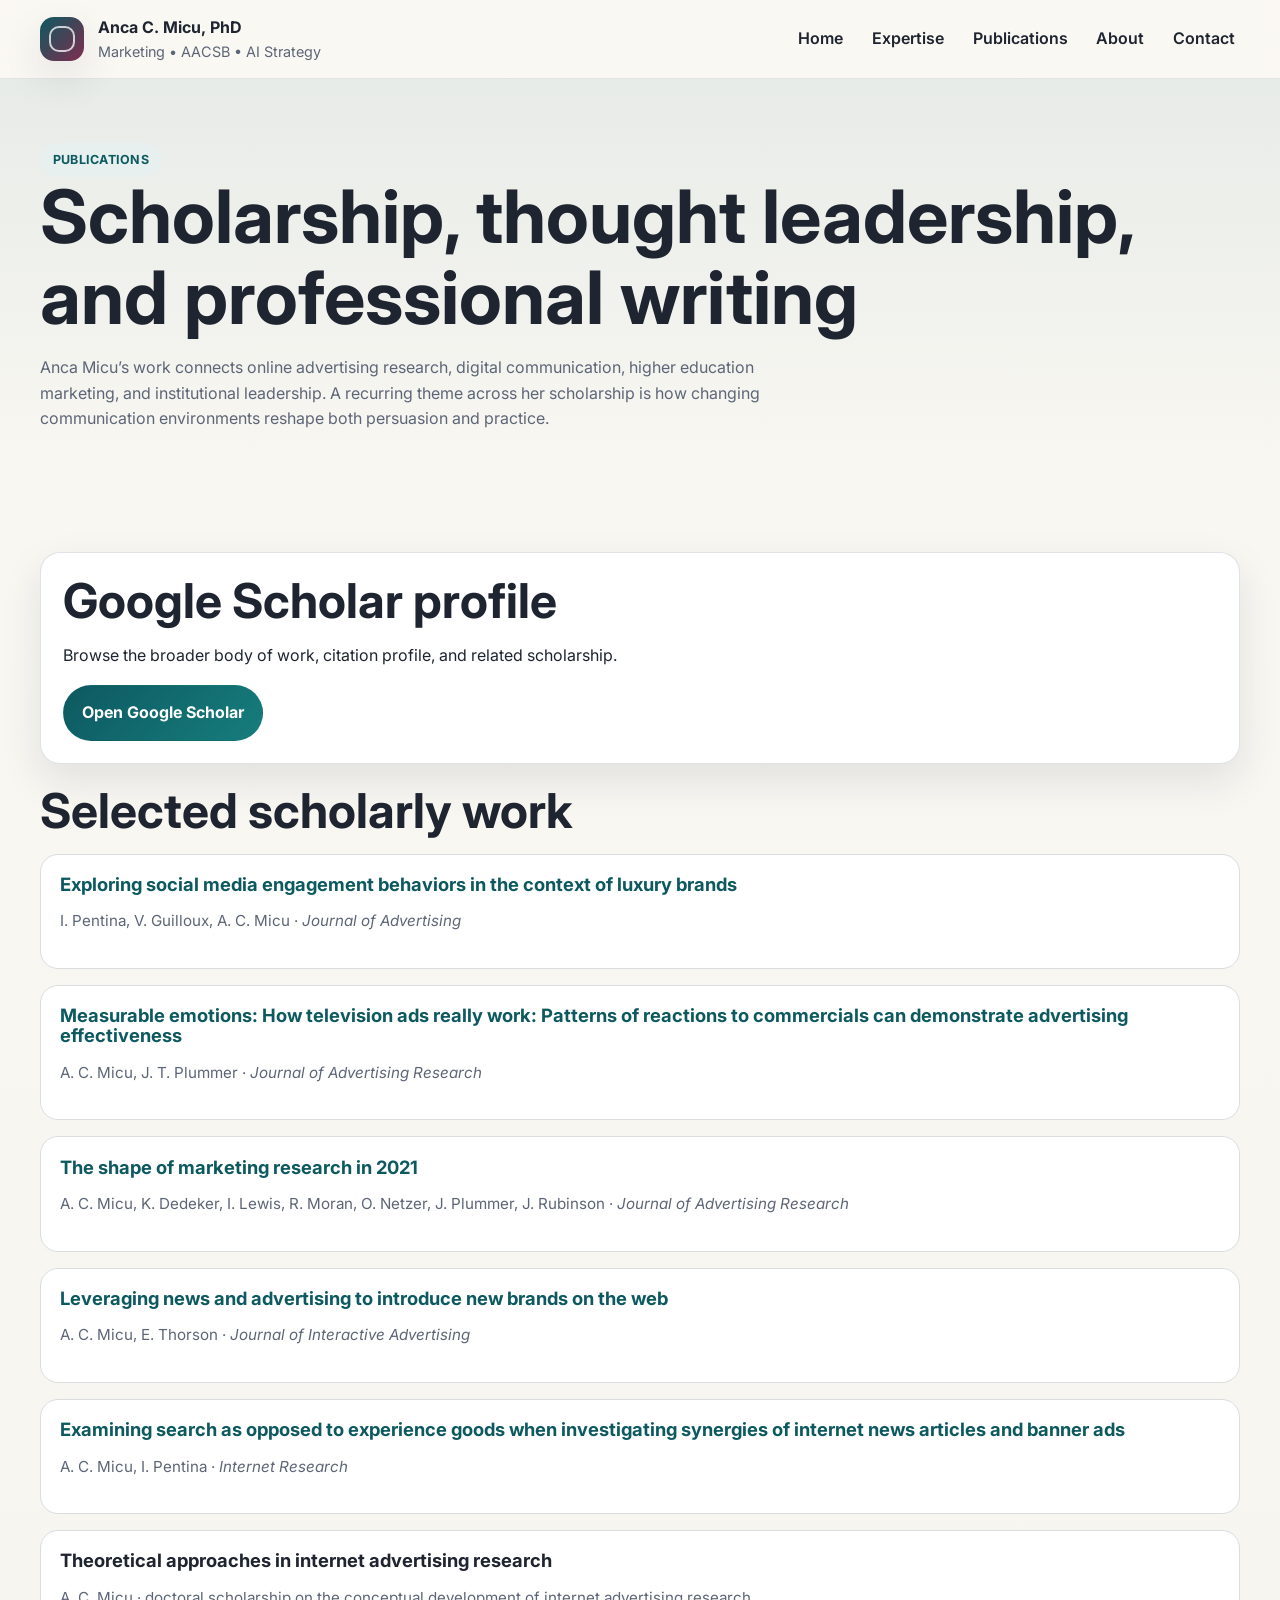
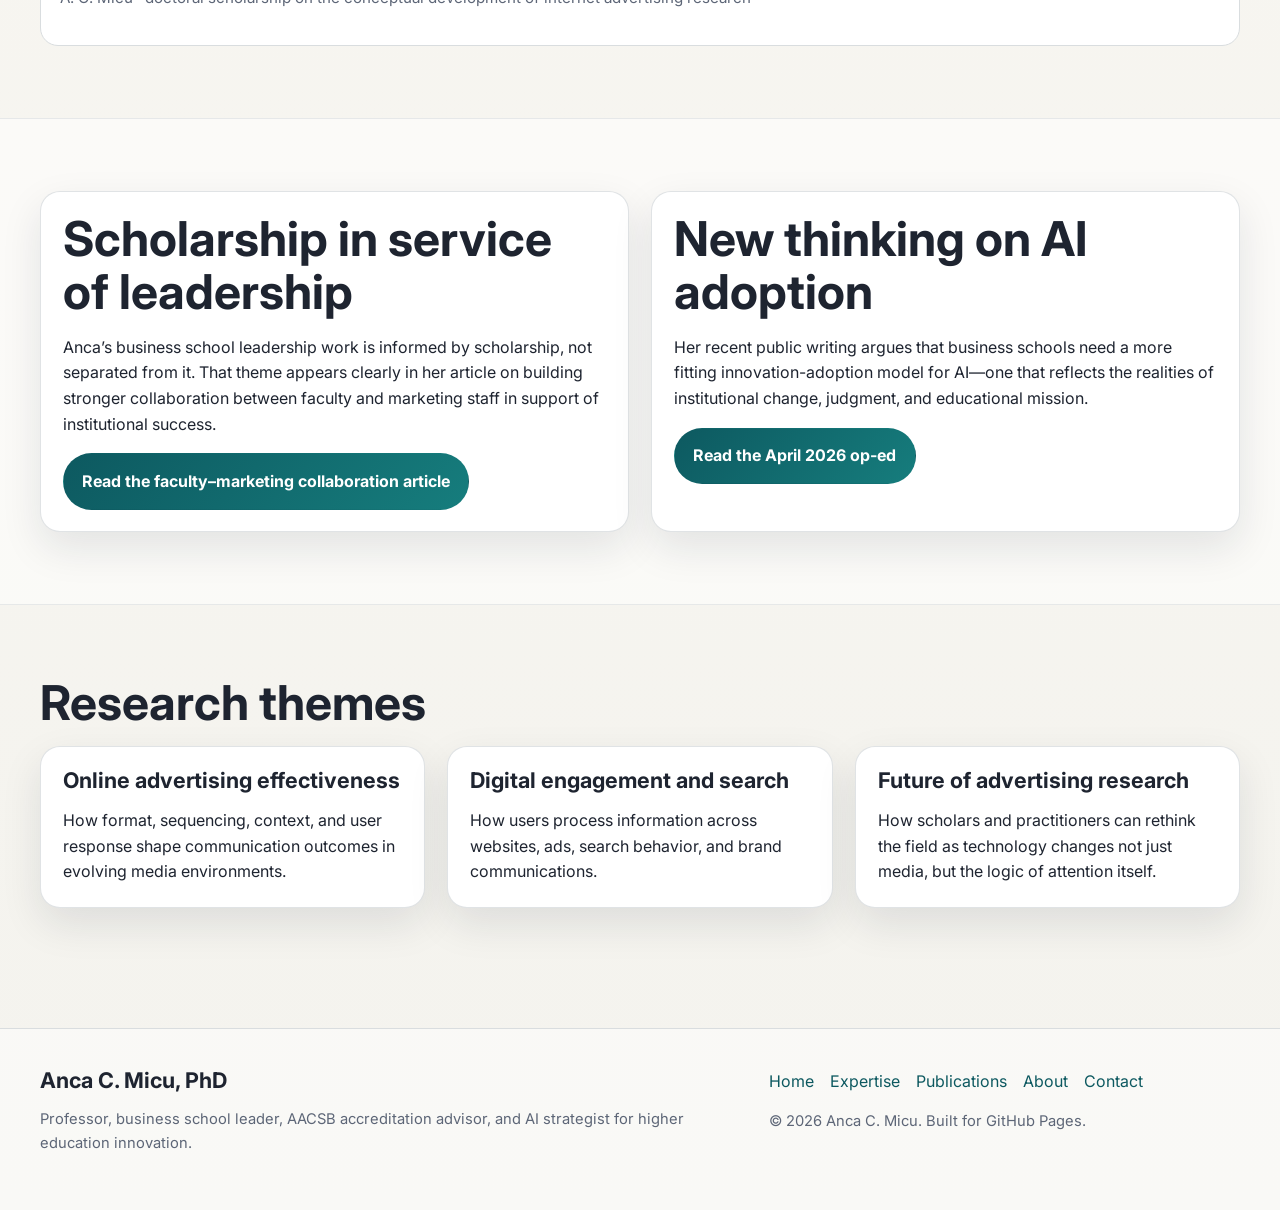
<file: publications.html>
<!DOCTYPE html>
<html lang="en">
<head>
  <meta charset="utf-8">
  <meta name="viewport" content="width=device-width, initial-scale=1">
  <title>Anca C. Micu, PhD | Publications</title>
  <meta name="description" content="Selected publications and scholarly work by Anca C. Micu.">
  <link rel="preconnect" href="https://fonts.googleapis.com">
  <link rel="preconnect" href="https://fonts.gstatic.com" crossorigin>
  <link href="https://fonts.googleapis.com/css2?family=Inter:wght@400;500;600;700;800&display=swap" rel="stylesheet">
  <link rel="stylesheet" href="assets/css/styles.css">
</head>
<body>

    <header class="site-header">
      <div class="container navbar">
        <a class="logo" href="index.html">
          <span class="logo-mark" aria-hidden="true"></span>
          <span class="logo-text"><strong>Anca C. Micu, PhD</strong><span>Marketing • AACSB • AI Strategy</span></span>
        </a>
        <button class="nav-toggle" aria-label="Toggle navigation">☰</button>
        <nav class="nav-links">
          <a href="index.html">Home</a>
          <a href="expertise.html">Expertise</a>
          <a href="publications.html">Publications</a>
          <a href="about.html">About</a>
          <a href="contact.html">Contact</a>
        </nav>
      </div>
    </header>
    
<main>

<section class="page-title">
  <div class="container">
    <span class="eyebrow">Publications</span>
    <h1>Scholarship, thought leadership, and professional writing</h1>
    <p>Anca Micu’s work connects online advertising research, digital communication, higher education marketing, and institutional leadership. A recurring theme across her scholarship is how changing communication environments reshape both persuasion and practice.</p>
  </div>
</section>

<section class="section">
  <div class="container">
    <div class="card" style="margin-bottom:1.3rem">
      <h2>Google Scholar profile</h2>
      <p>Browse the broader body of work, citation profile, and related scholarship.</p>
      <a class="btn btn-primary" href="https://scholar.google.com/citations?user=7RvuENwAAAAJ&hl=en" target="_blank" rel="noopener">Open Google Scholar</a>
    </div>

    <h2>Selected scholarly work</h2>
    <div class="publication-list">
      <article class="publication-item">
        <h3><a href="https://www.tandfonline.com/doi/abs/10.1080/00913367.2017.1405756" target="_blank" rel="noopener">Exploring social media engagement behaviors in the context of luxury brands</a></h3>
        <p class="meta">I. Pentina, V. Guilloux, A. C. Micu · <em>Journal of Advertising</em></p>
      </article>
      <article class="publication-item">
        <h3><a href="https://www.tandfonline.com/doi/abs/10.2501/S0021849910091300" target="_blank" rel="noopener">Measurable emotions: How television ads really work: Patterns of reactions to commercials can demonstrate advertising effectiveness</a></h3>
        <p class="meta">A. C. Micu, J. T. Plummer · <em>Journal of Advertising Research</em></p>
      </article>
      <article class="publication-item">
        <h3><a href="https://www.tandfonline.com/doi/full/10.2501/jar-51-1-213-221" target="_blank" rel="noopener">The shape of marketing research in 2021</a></h3>
        <p class="meta">A. C. Micu, K. Dedeker, I. Lewis, R. Moran, O. Netzer, J. Plummer, J. Rubinson · <em>Journal of Advertising Research</em></p>
      </article>
      <article class="publication-item">
        <h3><a href="https://www.tandfonline.com/doi/abs/10.1080/15252019.2008.10722144" target="_blank" rel="noopener">Leveraging news and advertising to introduce new brands on the web</a></h3>
        <p class="meta">A. C. Micu, E. Thorson · <em>Journal of Interactive Advertising</em></p>
      </article>
      <article class="publication-item">
        <h3><a href="https://www.emerald.com/intr/article-abstract/25/3/378/178441/Examining-search-as-opposed-to-experience-goods?redirectedFrom=fulltext" target="_blank" rel="noopener">Examining search as opposed to experience goods when investigating synergies of internet news articles and banner ads</a></h3>
        <p class="meta">A. C. Micu, I. Pentina · <em>Internet Research</em></p>
      </article>
      <article class="publication-item">
        <h3>Theoretical approaches in internet advertising research</h3>
        <p class="meta">A. C. Micu · doctoral scholarship on the conceptual development of internet advertising research</p>
      </article>
    </div>
  </div>
</section>

<section class="section section-alt">
  <div class="container grid-2">
    <div class="card">
      <h2>Scholarship in service of leadership</h2>
      <p>Anca’s business school leadership work is informed by scholarship, not separated from it. That theme appears clearly in her article on building stronger collaboration between faculty and marketing staff in support of institutional success.</p>
      <a class="btn btn-primary" href="https://www.ingentaconnect.com/content/hsp/jeam/2024/00000008/00000004/art00004" target="_blank" rel="noopener">Read the faculty–marketing collaboration article</a>
    </div>
    <div class="card">
      <h2>New thinking on AI adoption</h2>
      <p>Her recent public writing argues that business schools need a more fitting innovation-adoption model for AI—one that reflects the realities of institutional change, judgment, and educational mission.</p>
      <a class="btn btn-primary" href="https://insightintoacademia.com/wp-content/media/digitalissues/april2026/index.html" target="_blank" rel="noopener">Read the April 2026 op-ed</a>
    </div>
  </div>
</section>

<section class="section">
  <div class="container">
    <h2>Research themes</h2>
    <div class="grid-3">
      <div class="card">
        <h3>Online advertising effectiveness</h3>
        <p>How format, sequencing, context, and user response shape communication outcomes in evolving media environments.</p>
      </div>
      <div class="card">
        <h3>Digital engagement and search</h3>
        <p>How users process information across websites, ads, search behavior, and brand communications.</p>
      </div>
      <div class="card">
        <h3>Future of advertising research</h3>
        <p>How scholars and practitioners can rethink the field as technology changes not just media, but the logic of attention itself.</p>
      </div>
    </div>
  </div>
</section>

</main>

    <footer class="site-footer">
      <div class="container footer-grid">
        <div>
          <h3>Anca C. Micu, PhD</h3>
          <p class="small">Professor, business school leader, AACSB accreditation advisor, and AI strategist for higher education innovation.</p>
        </div>
        <div>
          <div class="footer-links">
            <a href="index.html">Home</a>
            <a href="expertise.html">Expertise</a>
            <a href="publications.html">Publications</a>
            <a href="about.html">About</a>
            <a href="contact.html">Contact</a>
          </div>
          <p class="small" style="margin-top:1rem">© 2026 Anca C. Micu. Built for GitHub Pages.</p>
        </div>
      </div>
    </footer>
    
<script src="assets/js/site.js"></script>
</body>
</html>
</file>
<file: assets/css/styles.css>
:root{
  --bg:#f7f6f2;
  --surface:#ffffff;
  --surface-2:#f1efe8;
  --text:#1e2430;
  --muted:#5d6677;
  --line:#d9dddf;
  --brand:#0d5960;
  --brand-2:#7f2d4f;
  --gold:#c58a2b;
  --shadow:0 16px 40px rgba(22,34,52,.10);
  --radius:20px;
  --max:1200px;
}
*{box-sizing:border-box}
html{scroll-behavior:smooth}
body{
  margin:0;
  font-family: Inter, system-ui, -apple-system, BlinkMacSystemFont, "Segoe UI", sans-serif;
  background:linear-gradient(180deg,#faf8f3 0%, #f4f3ee 100%);
  color:var(--text);
  line-height:1.6;
}
img{max-width:100%;display:block}
a{color:var(--brand);text-decoration:none}
a:hover{text-decoration:underline}
.container{width:min(var(--max), calc(100% - 2rem)); margin:0 auto}
.site-header{
  position:sticky; top:0; z-index:50;
  backdrop-filter: blur(14px);
  background:rgba(250,248,243,.88);
  border-bottom:1px solid rgba(217,221,223,.7);
}
.navbar{display:flex; align-items:center; justify-content:space-between; gap:1rem; min-height:78px}
.logo{
  display:flex; gap:.9rem; align-items:center; color:var(--text); text-decoration:none;
}
.logo-mark{
  width:44px;height:44px;border-radius:14px;
  background:linear-gradient(135deg,var(--brand),var(--brand-2));
  box-shadow:var(--shadow); position:relative; overflow:hidden;
}
.logo-mark::after{
  content:""; position:absolute; inset:9px; border-radius:10px;
  border:2px solid rgba(255,255,255,.75);
}
.logo-text strong{display:block; font-size:1rem}
.logo-text span{display:block; color:var(--muted); font-size:.9rem}
.nav-links{display:flex; gap:1.2rem; align-items:center}
.nav-links a{color:var(--text); font-weight:600; padding:.55rem .3rem}
.nav-toggle{display:none; background:none;border:none;font-size:1.5rem}
.page-hero{
  padding:5rem 0 3rem;
}
.hero-grid{
  display:grid; grid-template-columns: 1.1fr .9fr; gap:2rem; align-items:center;
}
.eyebrow{
  display:inline-flex; align-items:center; gap:.5rem;
  padding:.45rem .8rem; border-radius:999px; background:#e8f0ef;
  color:var(--brand); font-weight:700; letter-spacing:.02em; text-transform:uppercase; font-size:.78rem;
}
h1,h2,h3,h4{line-height:1.1; margin:0 0 1rem}
h1{font-size:clamp(2.6rem,6vw,4.6rem)}
h2{font-size:clamp(1.9rem,4vw,3rem)}
h3{font-size:1.35rem}
.lead{font-size:1.15rem; color:var(--muted)}
.hero-copy p{margin:.9rem 0}
.button-row{display:flex; gap:.9rem; flex-wrap:wrap; margin-top:1.5rem}
.btn{
  display:inline-flex; align-items:center; justify-content:center; gap:.5rem;
  padding:.9rem 1.15rem; border-radius:999px; font-weight:700; text-decoration:none;
  border:1px solid transparent; transition:.2s ease;
}
.btn-primary{background:linear-gradient(135deg,var(--brand),#167d7d); color:#fff}
.btn-secondary{background:transparent; border-color:var(--line); color:var(--text)}
.btn:hover{text-decoration:none; transform:translateY(-1px)}
.hero-card, .card{
  background:var(--surface); border:1px solid rgba(217,221,223,.8);
  border-radius:var(--radius); box-shadow:var(--shadow);
}
.hero-card{padding:1rem}
.hero-image-stack{display:grid; gap:1rem}
.hero-image-stack img{border-radius:18px; object-fit:cover}
.stats{
  display:grid; grid-template-columns:repeat(4,1fr); gap:1rem; margin:2rem 0 0;
}
.stat{padding:1rem; background:var(--surface); border:1px solid var(--line); border-radius:18px}
.stat strong{display:block; font-size:1.6rem}
.stat span{color:var(--muted); font-size:.95rem}
.section{padding:4.5rem 0}
.section-alt{background:rgba(255,255,255,.55); border-top:1px solid rgba(217,221,223,.6); border-bottom:1px solid rgba(217,221,223,.6)}
.grid-2{display:grid; grid-template-columns:repeat(2,1fr); gap:1.4rem}
.grid-3{display:grid; grid-template-columns:repeat(3,1fr); gap:1.4rem}
.grid-4{display:grid; grid-template-columns:repeat(4,1fr); gap:1rem}
.card{padding:1.35rem}
.card p:last-child{margin-bottom:0}
.card ul{padding-left:1.1rem; margin:.7rem 0 0}
.card li{margin:.35rem 0}
.story-band{
  display:grid; grid-template-columns: .85fr 1.15fr; gap:1.5rem; align-items:stretch;
}
.story-photo img{height:100%; width:100%; object-fit:cover; border-radius:var(--radius)}
.quote{
  font-size:1.15rem; border-left:4px solid var(--gold); padding-left:1rem; color:#3b4351;
}
.feature-list{display:grid; gap:1rem}
.feature-item{padding:1rem 1.1rem; background:var(--surface); border:1px solid var(--line); border-radius:16px}
.book-callout{
  display:grid; grid-template-columns: 240px 1fr; gap:1.5rem; align-items:center;
}
.book-cover{max-width:220px; border-radius:16px; box-shadow:var(--shadow)}
.timeline{display:grid; gap:1rem}
.timeline-item{
  display:grid; grid-template-columns: 110px 1fr; gap:1rem;
  padding:1rem 1.1rem; background:var(--surface); border:1px solid var(--line); border-radius:16px;
}
.timeline-year{font-weight:800; color:var(--brand)}
.page-title{
  padding:4rem 0 2rem; background:linear-gradient(180deg, rgba(13,89,96,.08), transparent);
}
.page-title p{max-width:780px; color:var(--muted)}
.subnav{display:flex; gap:.7rem; flex-wrap:wrap; margin-top:1rem}
.subnav a{padding:.55rem .9rem; border-radius:999px; background:var(--surface); border:1px solid var(--line); font-weight:600}
.kicker{color:var(--brand-2); text-transform:uppercase; letter-spacing:.06em; font-size:.78rem; font-weight:800}
.publication-list{display:grid; gap:1rem}
.publication-item{
  padding:1.2rem 1.2rem; background:var(--surface); border:1px solid var(--line); border-radius:18px;
}
.publication-item h3{font-size:1.15rem; margin-bottom:.45rem}
.meta{color:var(--muted); font-size:.95rem}
.about-grid{display:grid; grid-template-columns: .9fr 1.1fr; gap:1.5rem; align-items:start}
.portrait-frame{padding:1rem; background:var(--surface); border:1px solid var(--line); border-radius:24px; box-shadow:var(--shadow)}
.portrait-frame img{border-radius:16px}
.contact-grid{display:grid; grid-template-columns: .85fr 1.15fr; gap:1.5rem}
form{display:grid; gap:1rem}
label{font-weight:700; font-size:.95rem}
input, textarea, select{
  width:100%; margin-top:.4rem; padding:.95rem 1rem; border:1px solid #cbd5da; border-radius:14px; font:inherit; background:#fff;
}
textarea{min-height:160px; resize:vertical}
.notice{
  padding:1rem 1.1rem; background:#fff8e6; border:1px solid #eed38f; color:#6b4b14; border-radius:16px;
}
.small{font-size:.92rem; color:var(--muted)}
.site-footer{
  margin-top:3rem; padding:2.5rem 0; border-top:1px solid var(--line); background:rgba(255,255,255,.5)
}
.footer-grid{display:grid; grid-template-columns:1.2fr .8fr; gap:1.4rem; align-items:start}
.footer-links{display:flex; gap:1rem; flex-wrap:wrap}
.tools-grid{display:grid; grid-template-columns:repeat(2,1fr); gap:1.3rem}
.tool-panel{padding:1.2rem; background:var(--surface); border:1px solid var(--line); border-radius:22px; box-shadow:var(--shadow)}
.form-grid{display:grid; grid-template-columns:repeat(2,1fr); gap:1rem}
.form-grid-3{display:grid; grid-template-columns:repeat(3,1fr); gap:1rem}
.form-grid-5{display:grid; grid-template-columns:repeat(5,1fr); gap:.7rem}
.inline-help{font-size:.88rem; color:var(--muted); margin-top:-.4rem}
.result-box{
  margin-top:1rem; padding:1rem 1.1rem; background:#f4fbfb; border:1px solid #bfdede; border-radius:16px;
}
.result-box.alert{background:#fff1f1; border-color:#f0b2b2}
.result-box.good{background:#eef9f2; border-color:#b7e0c1}
.discipline-table{display:grid; gap:1rem}
.discipline-card{padding:1rem; border:1px solid var(--line); border-radius:16px; background:#fafafa}
.discipline-header{display:flex; align-items:center; justify-content:space-between; gap:1rem; margin-bottom:.6rem}
.calc-actions{display:flex; gap:.8rem; flex-wrap:wrap; margin-top:1rem}
.muted-box{padding:1rem; background:var(--surface-2); border-radius:18px; border:1px solid var(--line)}
.resource-links{display:grid; gap:.8rem}
.resource-links a{font-weight:700}
.badge-list{display:flex; flex-wrap:wrap; gap:.6rem}
.badge{
  background:#edf3f3; border:1px solid #cfe2e1; color:var(--brand); padding:.45rem .75rem; border-radius:999px; font-weight:700; font-size:.85rem;
}
@media (max-width: 980px){
  .hero-grid,.story-band,.about-grid,.contact-grid,.book-callout,.footer-grid,.tools-grid{grid-template-columns:1fr}
  .grid-4{grid-template-columns:repeat(2,1fr)}
  .grid-3,.grid-2,.form-grid,.form-grid-3,.form-grid-5{grid-template-columns:1fr}
  .stats{grid-template-columns:repeat(2,1fr)}
  .timeline-item{grid-template-columns:1fr}
}
@media (max-width: 760px){
  .nav-toggle{display:block}
  .nav-links{
    display:none; position:absolute; top:78px; left:0; right:0; background:rgba(250,248,243,.98);
    border-bottom:1px solid var(--line); padding:1rem; flex-direction:column; align-items:flex-start
  }
  .nav-links.open{display:flex}
  .page-hero{padding-top:3rem}
  .stats,.grid-4{grid-template-columns:1fr}
}
</file>
